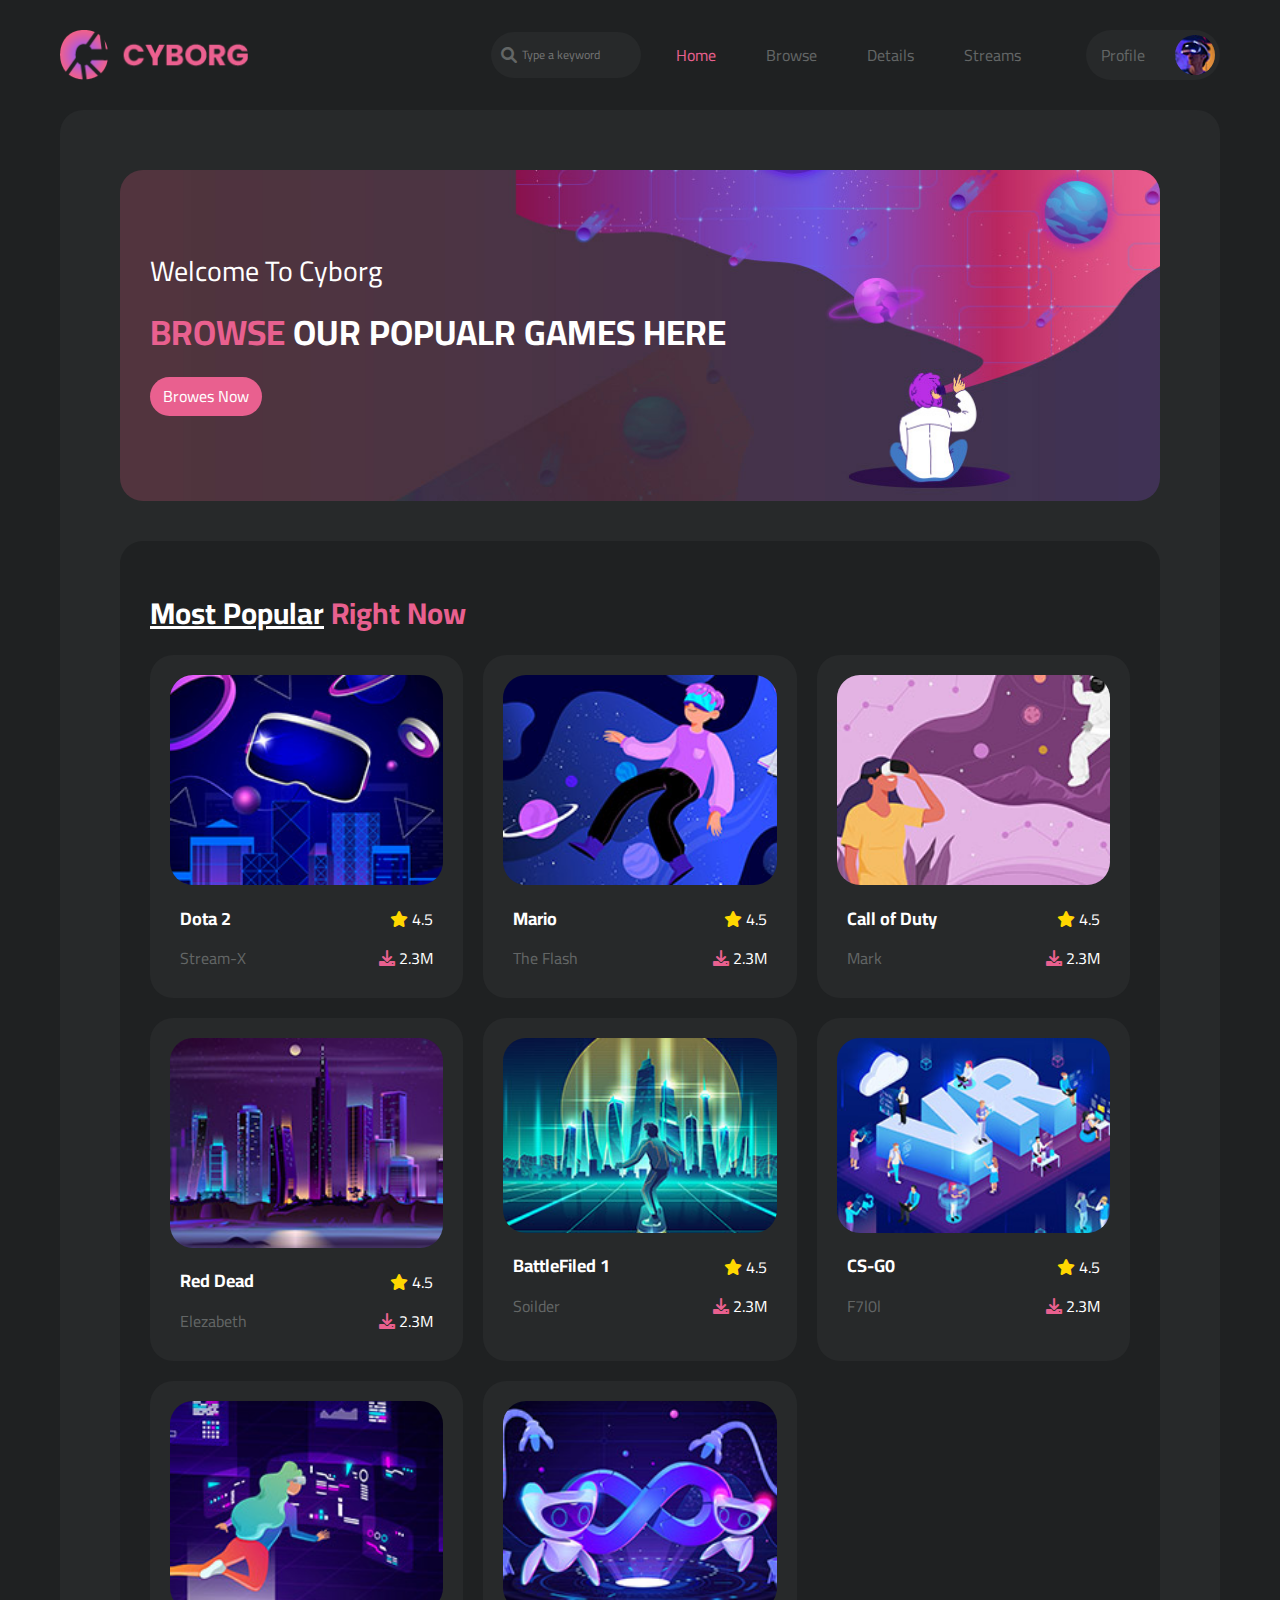
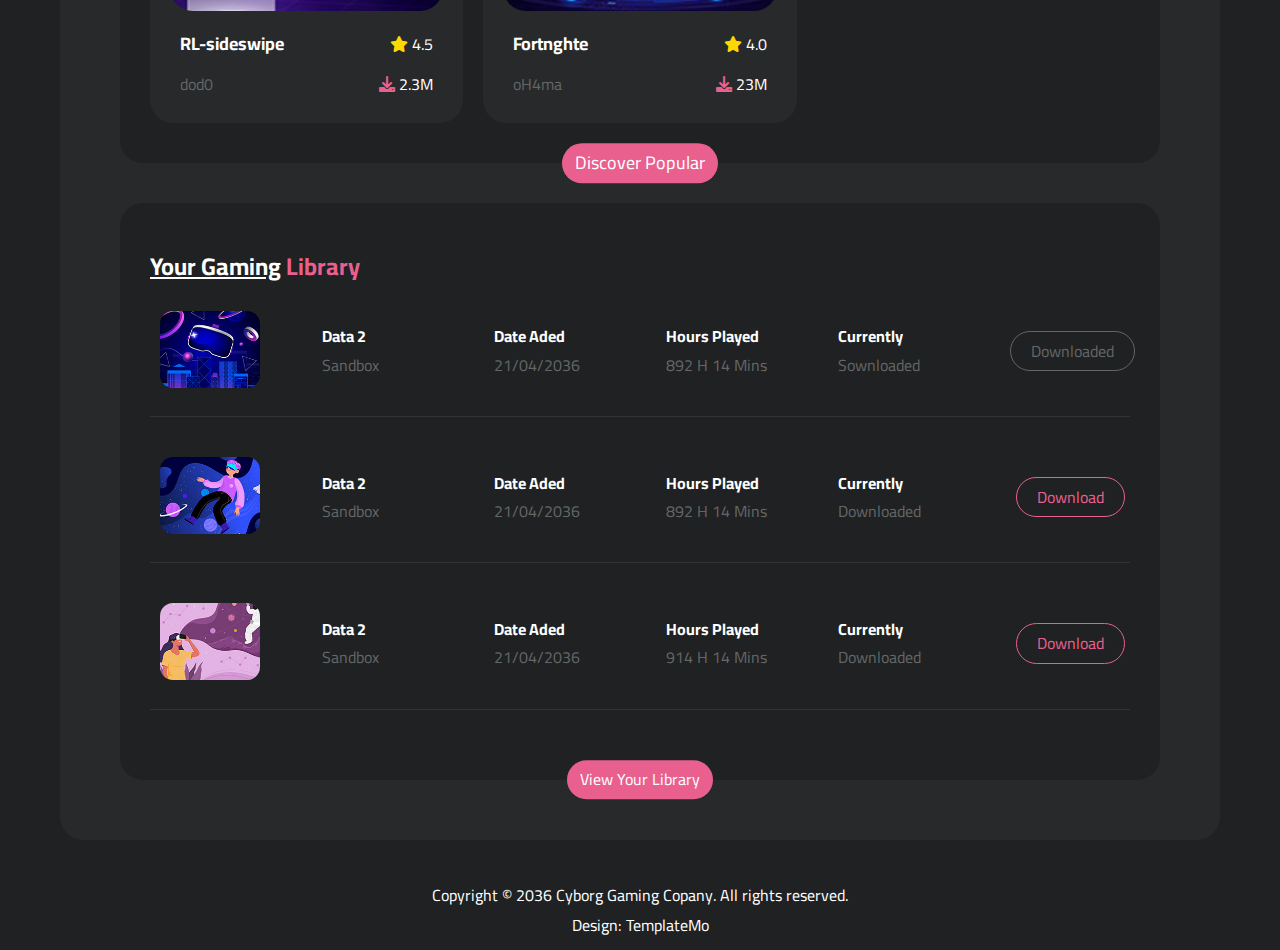
<file: index.html>
<!DOCTYPE html>
<html lang="en">

<head>
    <meta charset="UTF-8">
    <meta http-equiv="X-UA-Compatible" content="IE=edge">
    <meta name="viewport" content="width=device-width, initial-scale=1.0">
    <title>Cyborg-gaming</title>
    <link rel="preconnect" href="https://fonts.googleapis.com">
    <link rel="preconnect" href="https://fonts.gstatic.com" crossorigin>
    <link href="https://fonts.googleapis.com/css2?family=Cairo:wght@200;300;400;500;700;900&display=swap"
        rel="stylesheet">
    <link rel="stylesheet" href="css/all.min.css">
    <link rel="stylesheet" href="css/framework.css">
    <link rel="stylesheet" href="css/normalize.css">
    <link rel="stylesheet" href="css/main.css">
</head>

<body>

    <!-- Start Head -->

    <header class=" ">
        <div class="container d-flex p-relative">

            <img src="imgs/logo.png" alt="">

            <input type="checkbox" name="sd" id="">
            <div class=" menue d-block c-white p-relative">
                <span></span>
                <span></span>
                <span></span>
            </div>
            <ul class="d-flex ">
                <li>
                    <div class="search p-relative">
                        <input type="search" placeholder="Type a keyword" name="search" id=""
                            class="rad-30 c-white fs-12">
                    </div>
                </li>

                <li><a class="active c-gray " href="#">Home</a></li>
                <li><a class="c-gray " href="browse.html">Browse</a></li>
                <li><a class="c-gray " href="details.html">Details</a></li>
                <li><a class="c-gray " href="streams.html">Streams</a></li>
                <li>
                    <div class="profile between-flex gap-10 ">
                        <a href="profile.html" class="c-gray pl-10">Profile</a>
                        <img src="imgs/profile-header.jpg" alt="">
                    </div>
                </li>
            </ul>

        </div>

    </header>
    <!-- End Head -->
    <!-- Start Home-page -->
    <div class="home-page container  bg-gray c-white rad-30">
        <!-- Start Banner -->
        <div class="banner text-cap rad-30 p-30 text-c-mobile ">
            <div class="text">
                <span class="d-block">Welcome To Cyborg</span>
                <span class="d-block dis text-upper"> <span class="word dis">Browse</span> our popualr games here</span>

            </div>
            <a href="browse.html" class=" btn d-block  ">Browes Now</a>

        </div>
        <!-- End Banner -->
        <!-- Start Popular -->
        <div class="most-popular rad-30 bg-darck p-30 mt-40 p-relative">
            <h2 class="text-cap"><span class="sh-1">most popular</span > <span class="sh-2">right now</span></h2>
            <div class="box-holder d-grid gap-20 ">
                <div class="box  rad-30 bg-gray p-20">
                    <img class="rad-30" src="imgs/popular-01.jpg" alt="">
                    <div class="game between-flex mt-10 p-10 ">
                        <span class="fw-bold fs-18 c-white">Dota 2</span>
                        <span class="rate"><i class="fa-solid fa-star  star" ></i> 4.5</span>
                    </div>
                    <div class="name between-flex  p-10">
                        <span class="  c-gray">Stream-X</span>
                        <span class="downloads"><i class="fa-solid fa-download c-main download"></i> 2.3M</span>
                    </div>
                    
                </div>
                <div class="box  rad-30 bg-gray p-20">
                    <img class="rad-30" src="imgs/popular-02.jpg" alt="">
                    <div class="game between-flex mt-10 p-10 ">
                        <span class="fw-bold fs-18 c-white">Mario</span>
                        <span class="rate"><i class="fa-solid fa-star  star" ></i> 4.5</span>
                    </div>
                    <div class="name between-flex  p-10">
                        <span class="  c-gray">The Flash</span>
                        <span class="downloads"><i class="fa-solid fa-download c-main download"></i> 2.3M</span>
                    </div>
                    
                </div>
                <div class="box  rad-30 bg-gray p-20">
                    <img class="rad-30" src="imgs/popular-03.jpg" alt="">
                    <div class="game between-flex mt-10 p-10 ">
                        <span class="fw-bold fs-18 c-white">Call of Duty</span>
                        <span class="rate"><i class="fa-solid fa-star  star" ></i> 4.5</span>
                    </div>
                    <div class="name between-flex  p-10">
                        <span class="  c-gray">Mark</span>
                        <span class="downloads"><i class="fa-solid fa-download c-main download"></i> 2.3M</span>
                    </div>
                    
                </div>
                <div class="box  rad-30 bg-gray p-20">
                    <img class="rad-30" src="imgs/popular-04.jpg" alt="">
                    <div class="game between-flex mt-10 p-10 ">
                        <span class="fw-bold fs-18 c-white">Red Dead</span>
                        <span class="rate"><i class="fa-solid fa-star  star" ></i> 4.5</span>
                    </div>
                    <div class="name between-flex  p-10">
                        <span class="  c-gray">Elezabeth</span>
                        <span class="downloads"><i class="fa-solid fa-download c-main download"></i> 2.3M</span>
                    </div>
                    
                </div>
                <div class="box  rad-30 bg-gray p-20">
                    <img class="rad-30" src="imgs/popular-05.jpg" alt="">
                    <div class="game between-flex mt-10 p-10 ">
                        <span class="fw-bold fs-18 c-white">BattleFiled 1</span>
                        <span class="rate"><i class="fa-solid fa-star  star" ></i> 4.5</span>
                    </div>
                    <div class="name between-flex  p-10">
                        <span class="  c-gray">Soilder</span>
                        <span class="downloads"><i class="fa-solid fa-download c-main download"></i> 2.3M</span>
                    </div>
                    
                </div>
                <div class="box  rad-30 bg-gray p-20">
                    <img class="rad-30" src="imgs/popular-06.jpg" alt="">
                    <div class="game between-flex mt-10 p-10 ">
                        <span class="fw-bold fs-18 c-white">CS-G0</span>
                        <span class="rate"><i class="fa-solid fa-star  star" ></i> 4.5</span>
                    </div>
                    <div class="name between-flex  p-10">
                        <span class="  c-gray">F7l0l</span>
                        <span class="downloads"><i class="fa-solid fa-download c-main download"></i> 2.3M</span>
                    </div>
                    
                </div>
                <div class="box  rad-30 bg-gray p-20">
                    <img class="rad-30" src="imgs/popular-07.jpg" alt="">
                    <div class="game between-flex mt-10 p-10 ">
                        <span class="fw-bold fs-18 c-white">RL-sideswipe</span>
                        <span class="rate"><i class="fa-solid fa-star  star" ></i> 4.5</span>
                    </div>
                    <div class="name between-flex  p-10">
                        <span class="  c-gray">dod0</span>
                        <span class="downloads"><i class="fa-solid fa-download c-main download"></i> 2.3M</span>
                    </div>
                    
                </div>
                <div class="box  rad-30 bg-gray p-20">
                    <img class="rad-30" src="imgs/popular-08.jpg" alt="">
                    <div class="game between-flex mt-10 p-10 ">
                        <span class="fw-bold fs-18 c-white">Fortnghte</span>
                        <span class="rate"><i class="fa-solid fa-star  star" ></i> 4.0</span>
                    </div>
                    <div class="name between-flex  p-10">
                        <span class="  c-gray">oH4ma</span>
                        <span class="downloads"><i class="fa-solid fa-download c-main download"></i> 23M</span>
                    </div>
                    
                </div>
            </div>
            <a href="browes.html" class="btn fs-18 ">Discover Popular</a>
        </div>
        <!-- End Popular -->
        <!-- Start Library -->
        <div class="library p-relative rad-30 bg-darck p-30 mt-40 ">
            <h2><span class="sh-1">Your Gaming</span><span class="sh-2"> Library</span></h2>
            <div class="row between-flex">
                <div class="imge">
                    <img class="rad-30" src="imgs/popular-01.jpg" alt="">

                </div>
                <div class="name text-c-mobile fs-18">
                    <span class="d-block fw-bold c-white pb-10">Data 2</span>
                    <span class=" c-gray ">Sandbox</span>
                </div>
                <div class="date text-c-mobile fs-18">
                    <span class="d-block fw-bold c-white pb-10">Date Aded</span>
                    <span class=" c-gray ">21/04/2036</span>
                </div>
                <div class="rate text-c-mobile fs-18">
                    <span class="d-block fw-bold c-white pb-10">Hours Played</span>
                    <span class=" c-gray ">892 H 14 Mins</span>

                </div>
                <div class="state text-c-mobile fs-18">
                    <span class="d-block fw-bold c-white pb-10">Currently</span>
                    <span class=" c-gray ">Sownloaded</span>

                </div>
                <div class="download done rad-30 "><a href="#"></a></div>

            </div>
            <div class="row between-flex">
                <div class="imge">
                    <img class="rad-30" src="imgs/popular-02.jpg" alt="">

                </div>
                <div class="name text-c-mobile fs-18">
                    <span class="d-block fw-bold c-white pb-10">Data 2</span>
                    <span class=" c-gray ">Sandbox</span>
                </div>
                <div class="date text-c-mobile fs-18">
                    <span class="d-block fw-bold c-white pb-10">Date Aded</span>
                    <span class=" c-gray ">21/04/2036</span>
                </div>
                <div class="rate text-c-mobile fs-18">
                    <span class="d-block fw-bold c-white pb-10">Hours Played</span>
                    <span class=" c-gray ">892 H 14 Mins</span>

                </div>
                <div class="state text-c-mobile fs-18">
                    <span class="d-block fw-bold c-white pb-10">Currently</span>
                    <span class=" c-gray ">Downloaded</span>

                </div>
                <div class="download  "><a href="#"></a></div>

            </div>
            <div class="row between-flex">
                <div class="imge">
                    <img class="rad-30" src="imgs/popular-03.jpg" alt="">

                </div>
                <div class="name text-c-mobile fs-18">
                    <span class="d-block fw-bold c-white pb-10">Data 2</span>
                    <span class=" c-gray ">Sandbox</span>
                </div>
                <div class="date text-c-mobile fs-18">
                    <span class="d-block fw-bold c-white pb-10">Date Aded</span>
                    <span class=" c-gray ">21/04/2036</span>
                </div>
                <div class="rate text-c-mobile fs-18">
                    <span class="d-block fw-bold c-white pb-10">Hours Played</span>
                    <span class=" c-gray ">914 H 14 Mins</span>

                </div>
                <div class="state text-c-mobile fs-18">
                    <span class="d-block fw-bold c-white pb-10">Currently</span>
                    <span class=" c-gray ">Downloaded</span>

                </div>
                <div class="download  rad-30 "><a href="#"></a></div>

            </div>
            <a href="#profile.html" class="d-block btn">View Your Library</a>
        </div>
        <!-- End Library -->
    </div>
    <!-- End Home-page -->
    <!-- footer  -->
    <div class=" footer c-white text-c container p-20 ">
        Copyright &copy; 2036 Cyborg Gaming Copany. All rights reserved. <br>
        Design: TemplateMo
    </div>

</body>

</html>
</file>
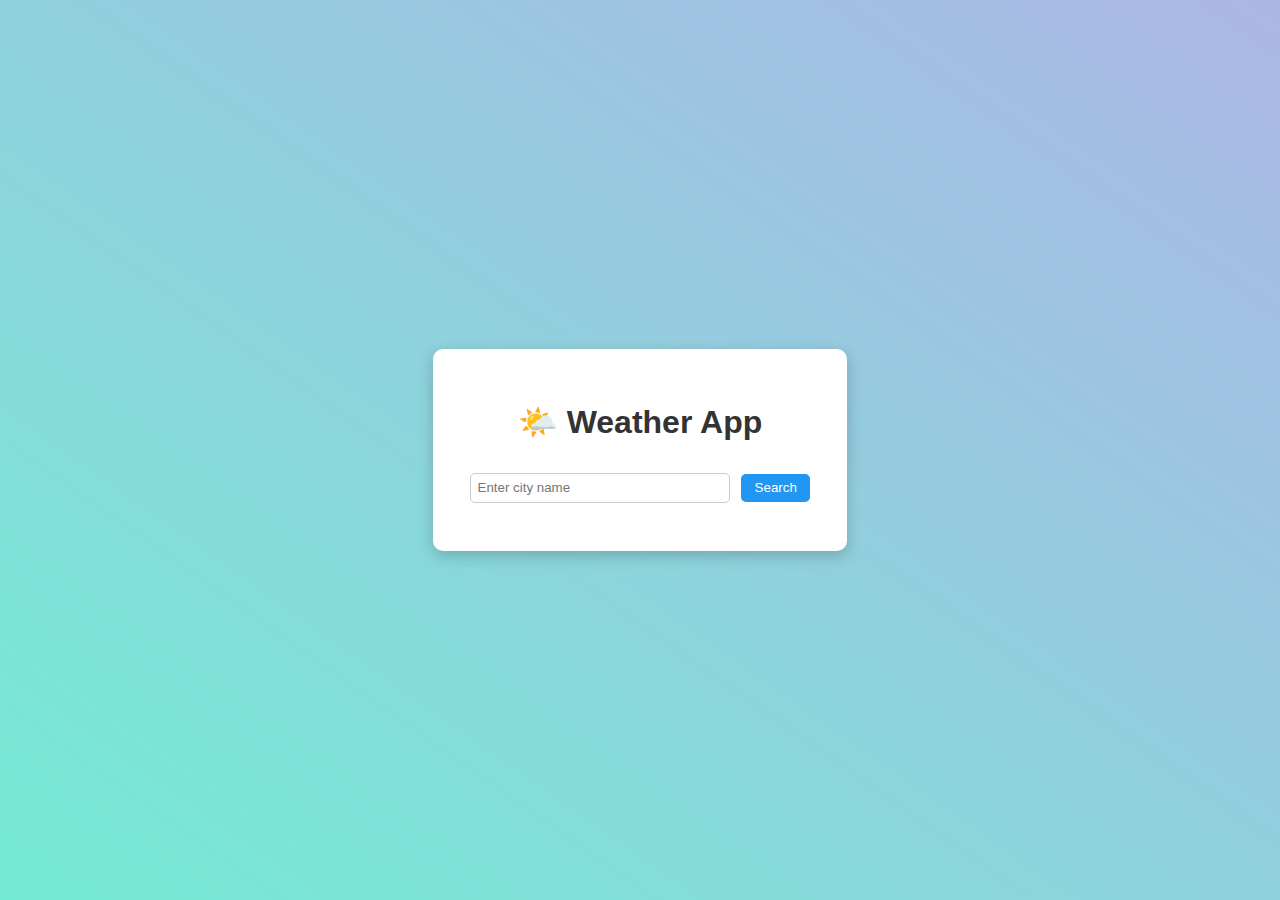
<file: 23rd july (project - open weather app)/index.html>
<!DOCTYPE html>
<html lang="en">
<head>
  <meta charset="UTF-8" />
  <meta name="viewport" content="width=device-width, initial-scale=1.0" />
  <title>Weather App</title>
  <link rel="stylesheet" href="style.css" />
</head>
<body>
  <div class="weather-container">
    <h1>🌤️ Weather App</h1>
    <div class="search-box">
      <input type="text" id="cityInput" placeholder="Enter city name" />
      <button onclick="getWeather()">Search</button>
    </div>
    <div class="weather-result" id="weatherResult">
      <!-- Weather data will appear here -->
    </div>
  </div>
  <script src="script.js"></script>
</body>
</html>
</file>
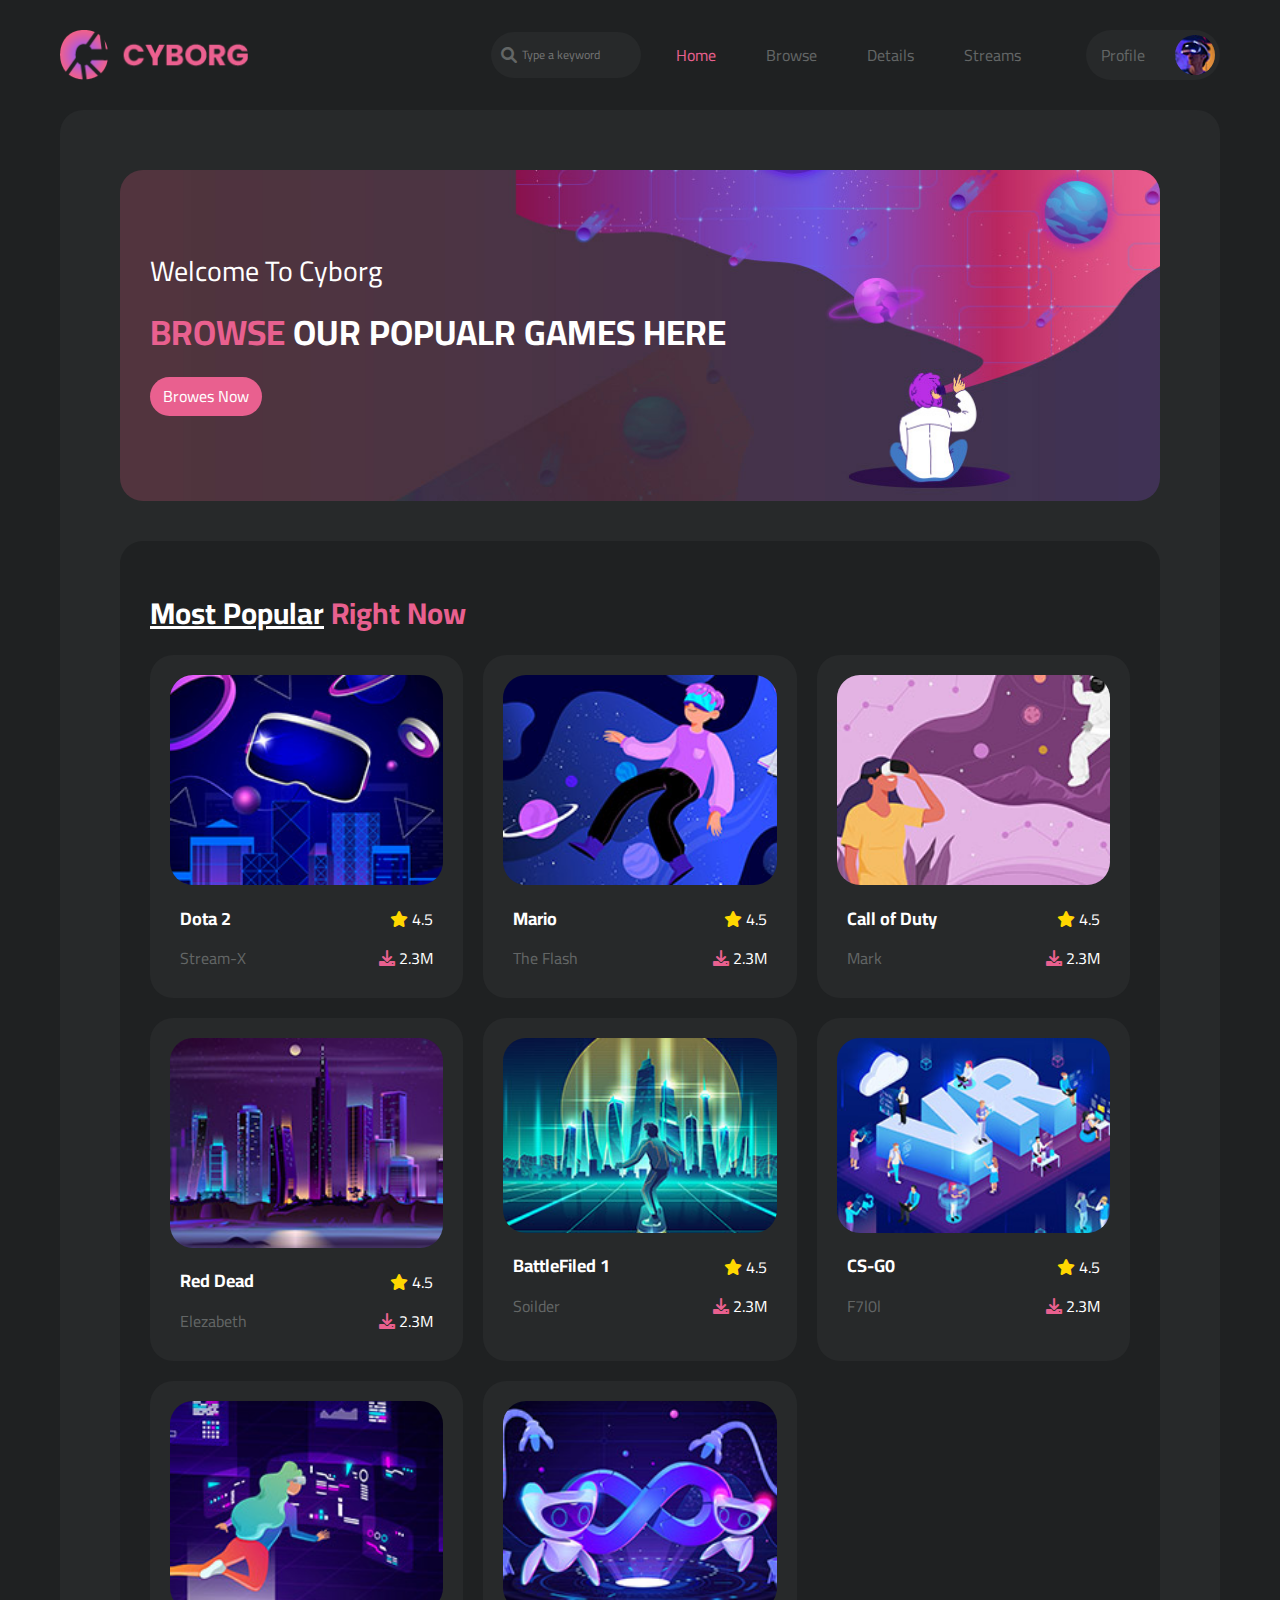
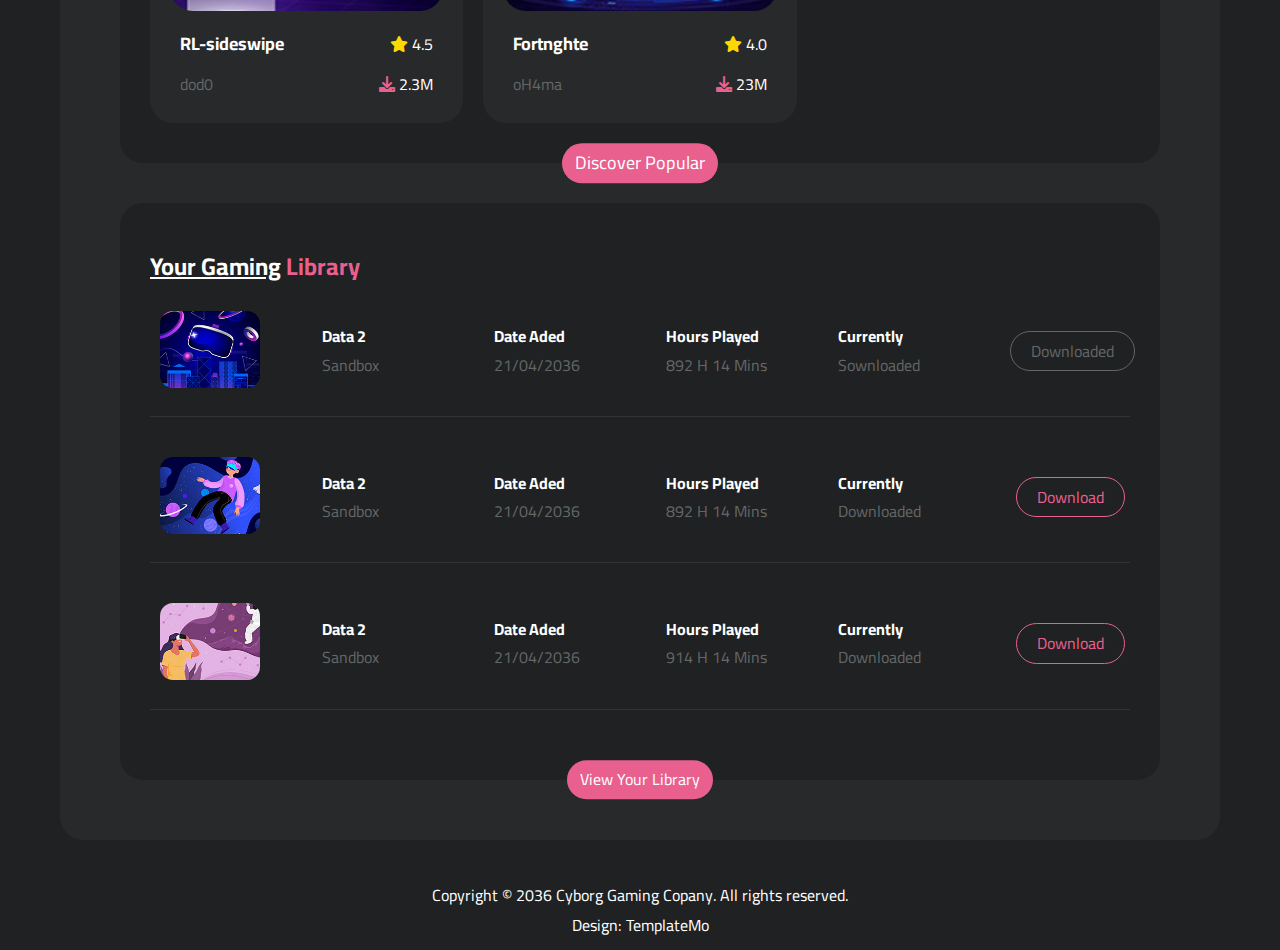
<file: 24th july (project - gaming store)/index.html>
<!DOCTYPE html>
<html lang="en">

<head>
    <meta charset="UTF-8">
    <meta http-equiv="X-UA-Compatible" content="IE=edge">
    <meta name="viewport" content="width=device-width, initial-scale=1.0">
    <title>Cyborg-gaming</title>
    <link rel="preconnect" href="https://fonts.googleapis.com">
    <link rel="preconnect" href="https://fonts.gstatic.com" crossorigin>
    <link href="https://fonts.googleapis.com/css2?family=Cairo:wght@200;300;400;500;700;900&display=swap"
        rel="stylesheet">
    <link rel="stylesheet" href="css/all.min.css">
    <link rel="stylesheet" href="css/framework.css">
    <link rel="stylesheet" href="css/normalize.css">
    <link rel="stylesheet" href="css/main.css">
</head>

<body>

    <!-- Start Head -->

    <header class=" ">
        <div class="container d-flex p-relative">

            <img src="imgs/logo.png" alt="">

            <input type="checkbox" name="sd" id="">
            <div class=" menue d-block c-white p-relative">
                <span></span>
                <span></span>
                <span></span>
            </div>
            <ul class="d-flex ">
                <li>
                    <div class="search p-relative">
                        <input type="search" placeholder="Type a keyword" name="search" id=""
                            class="rad-30 c-white fs-12">
                    </div>
                </li>

                <li><a class="active c-gray " href="#">Home</a></li>
                <li><a class="c-gray " href="browse.html">Browse</a></li>
                <li><a class="c-gray " href="details.html">Details</a></li>
                <li><a class="c-gray " href="streams.html">Streams</a></li>
                <li>
                    <div class="profile between-flex gap-10 ">
                        <a href="profile.html" class="c-gray pl-10">Profile</a>
                        <img src="imgs/profile-header.jpg" alt="">
                    </div>
                </li>
            </ul>

        </div>

    </header>
    <!-- End Head -->
    <!-- Start Home-page -->
    <div class="home-page container  bg-gray c-white rad-30">
        <!-- Start Banner -->
        <div class="banner text-cap rad-30 p-30 text-c-mobile ">
            <div class="text">
                <span class="d-block">Welcome To Cyborg</span>
                <span class="d-block dis text-upper"> <span class="word dis">Browse</span> our popualr games here</span>

            </div>
            <a href="browse.html" class=" btn d-block  ">Browes Now</a>

        </div>
        <!-- End Banner -->
        <!-- Start Popular -->
        <div class="most-popular rad-30 bg-darck p-30 mt-40 p-relative">
            <h2 class="text-cap"><span class="sh-1">most popular</span > <span class="sh-2">right now</span></h2>
            <div class="box-holder d-grid gap-20 ">
                <div class="box  rad-30 bg-gray p-20">
                    <img class="rad-30" src="imgs/popular-01.jpg" alt="">
                    <div class="game between-flex mt-10 p-10 ">
                        <span class="fw-bold fs-18 c-white">Dota 2</span>
                        <span class="rate"><i class="fa-solid fa-star  star" ></i> 4.5</span>
                    </div>
                    <div class="name between-flex  p-10">
                        <span class="  c-gray">Stream-X</span>
                        <span class="downloads"><i class="fa-solid fa-download c-main download"></i> 2.3M</span>
                    </div>
                    
                </div>
                <div class="box  rad-30 bg-gray p-20">
                    <img class="rad-30" src="imgs/popular-02.jpg" alt="">
                    <div class="game between-flex mt-10 p-10 ">
                        <span class="fw-bold fs-18 c-white">Mario</span>
                        <span class="rate"><i class="fa-solid fa-star  star" ></i> 4.5</span>
                    </div>
                    <div class="name between-flex  p-10">
                        <span class="  c-gray">The Flash</span>
                        <span class="downloads"><i class="fa-solid fa-download c-main download"></i> 2.3M</span>
                    </div>
                    
                </div>
                <div class="box  rad-30 bg-gray p-20">
                    <img class="rad-30" src="imgs/popular-03.jpg" alt="">
                    <div class="game between-flex mt-10 p-10 ">
                        <span class="fw-bold fs-18 c-white">Call of Duty</span>
                        <span class="rate"><i class="fa-solid fa-star  star" ></i> 4.5</span>
                    </div>
                    <div class="name between-flex  p-10">
                        <span class="  c-gray">Mark</span>
                        <span class="downloads"><i class="fa-solid fa-download c-main download"></i> 2.3M</span>
                    </div>
                    
                </div>
                <div class="box  rad-30 bg-gray p-20">
                    <img class="rad-30" src="imgs/popular-04.jpg" alt="">
                    <div class="game between-flex mt-10 p-10 ">
                        <span class="fw-bold fs-18 c-white">Red Dead</span>
                        <span class="rate"><i class="fa-solid fa-star  star" ></i> 4.5</span>
                    </div>
                    <div class="name between-flex  p-10">
                        <span class="  c-gray">Elezabeth</span>
                        <span class="downloads"><i class="fa-solid fa-download c-main download"></i> 2.3M</span>
                    </div>
                    
                </div>
                <div class="box  rad-30 bg-gray p-20">
                    <img class="rad-30" src="imgs/popular-05.jpg" alt="">
                    <div class="game between-flex mt-10 p-10 ">
                        <span class="fw-bold fs-18 c-white">BattleFiled 1</span>
                        <span class="rate"><i class="fa-solid fa-star  star" ></i> 4.5</span>
                    </div>
                    <div class="name between-flex  p-10">
                        <span class="  c-gray">Soilder</span>
                        <span class="downloads"><i class="fa-solid fa-download c-main download"></i> 2.3M</span>
                    </div>
                    
                </div>
                <div class="box  rad-30 bg-gray p-20">
                    <img class="rad-30" src="imgs/popular-06.jpg" alt="">
                    <div class="game between-flex mt-10 p-10 ">
                        <span class="fw-bold fs-18 c-white">CS-G0</span>
                        <span class="rate"><i class="fa-solid fa-star  star" ></i> 4.5</span>
                    </div>
                    <div class="name between-flex  p-10">
                        <span class="  c-gray">F7l0l</span>
                        <span class="downloads"><i class="fa-solid fa-download c-main download"></i> 2.3M</span>
                    </div>
                    
                </div>
                <div class="box  rad-30 bg-gray p-20">
                    <img class="rad-30" src="imgs/popular-07.jpg" alt="">
                    <div class="game between-flex mt-10 p-10 ">
                        <span class="fw-bold fs-18 c-white">RL-sideswipe</span>
                        <span class="rate"><i class="fa-solid fa-star  star" ></i> 4.5</span>
                    </div>
                    <div class="name between-flex  p-10">
                        <span class="  c-gray">dod0</span>
                        <span class="downloads"><i class="fa-solid fa-download c-main download"></i> 2.3M</span>
                    </div>
                    
                </div>
                <div class="box  rad-30 bg-gray p-20">
                    <img class="rad-30" src="imgs/popular-08.jpg" alt="">
                    <div class="game between-flex mt-10 p-10 ">
                        <span class="fw-bold fs-18 c-white">Fortnghte</span>
                        <span class="rate"><i class="fa-solid fa-star  star" ></i> 4.0</span>
                    </div>
                    <div class="name between-flex  p-10">
                        <span class="  c-gray">oH4ma</span>
                        <span class="downloads"><i class="fa-solid fa-download c-main download"></i> 23M</span>
                    </div>
                    
                </div>
            </div>
            <a href="browes.html" class="btn fs-18 ">Discover Popular</a>
        </div>
        <!-- End Popular -->
        <!-- Start Library -->
        <div class="library p-relative rad-30 bg-darck p-30 mt-40 ">
            <h2><span class="sh-1">Your Gaming</span><span class="sh-2"> Library</span></h2>
            <div class="row between-flex">
                <div class="imge">
                    <img class="rad-30" src="imgs/popular-01.jpg" alt="">

                </div>
                <div class="name text-c-mobile fs-18">
                    <span class="d-block fw-bold c-white pb-10">Data 2</span>
                    <span class=" c-gray ">Sandbox</span>
                </div>
                <div class="date text-c-mobile fs-18">
                    <span class="d-block fw-bold c-white pb-10">Date Aded</span>
                    <span class=" c-gray ">21/04/2036</span>
                </div>
                <div class="rate text-c-mobile fs-18">
                    <span class="d-block fw-bold c-white pb-10">Hours Played</span>
                    <span class=" c-gray ">892 H 14 Mins</span>

                </div>
                <div class="state text-c-mobile fs-18">
                    <span class="d-block fw-bold c-white pb-10">Currently</span>
                    <span class=" c-gray ">Sownloaded</span>

                </div>
                <div class="download done rad-30 "><a href="#"></a></div>

            </div>
            <div class="row between-flex">
                <div class="imge">
                    <img class="rad-30" src="imgs/popular-02.jpg" alt="">

                </div>
                <div class="name text-c-mobile fs-18">
                    <span class="d-block fw-bold c-white pb-10">Data 2</span>
                    <span class=" c-gray ">Sandbox</span>
                </div>
                <div class="date text-c-mobile fs-18">
                    <span class="d-block fw-bold c-white pb-10">Date Aded</span>
                    <span class=" c-gray ">21/04/2036</span>
                </div>
                <div class="rate text-c-mobile fs-18">
                    <span class="d-block fw-bold c-white pb-10">Hours Played</span>
                    <span class=" c-gray ">892 H 14 Mins</span>

                </div>
                <div class="state text-c-mobile fs-18">
                    <span class="d-block fw-bold c-white pb-10">Currently</span>
                    <span class=" c-gray ">Downloaded</span>

                </div>
                <div class="download  "><a href="#"></a></div>

            </div>
            <div class="row between-flex">
                <div class="imge">
                    <img class="rad-30" src="imgs/popular-03.jpg" alt="">

                </div>
                <div class="name text-c-mobile fs-18">
                    <span class="d-block fw-bold c-white pb-10">Data 2</span>
                    <span class=" c-gray ">Sandbox</span>
                </div>
                <div class="date text-c-mobile fs-18">
                    <span class="d-block fw-bold c-white pb-10">Date Aded</span>
                    <span class=" c-gray ">21/04/2036</span>
                </div>
                <div class="rate text-c-mobile fs-18">
                    <span class="d-block fw-bold c-white pb-10">Hours Played</span>
                    <span class=" c-gray ">914 H 14 Mins</span>

                </div>
                <div class="state text-c-mobile fs-18">
                    <span class="d-block fw-bold c-white pb-10">Currently</span>
                    <span class=" c-gray ">Downloaded</span>

                </div>
                <div class="download  rad-30 "><a href="#"></a></div>

            </div>
            <a href="#profile.html" class="d-block btn">View Your Library</a>
        </div>
        <!-- End Library -->
    </div>
    <!-- End Home-page -->
    <!-- footer  -->
    <div class=" footer c-white text-c container p-20 ">
        Copyright &copy; 2036 Cyborg Gaming Copany. All rights reserved. <br>
        Design: TemplateMo
    </div>

</body>

</html>
</file>
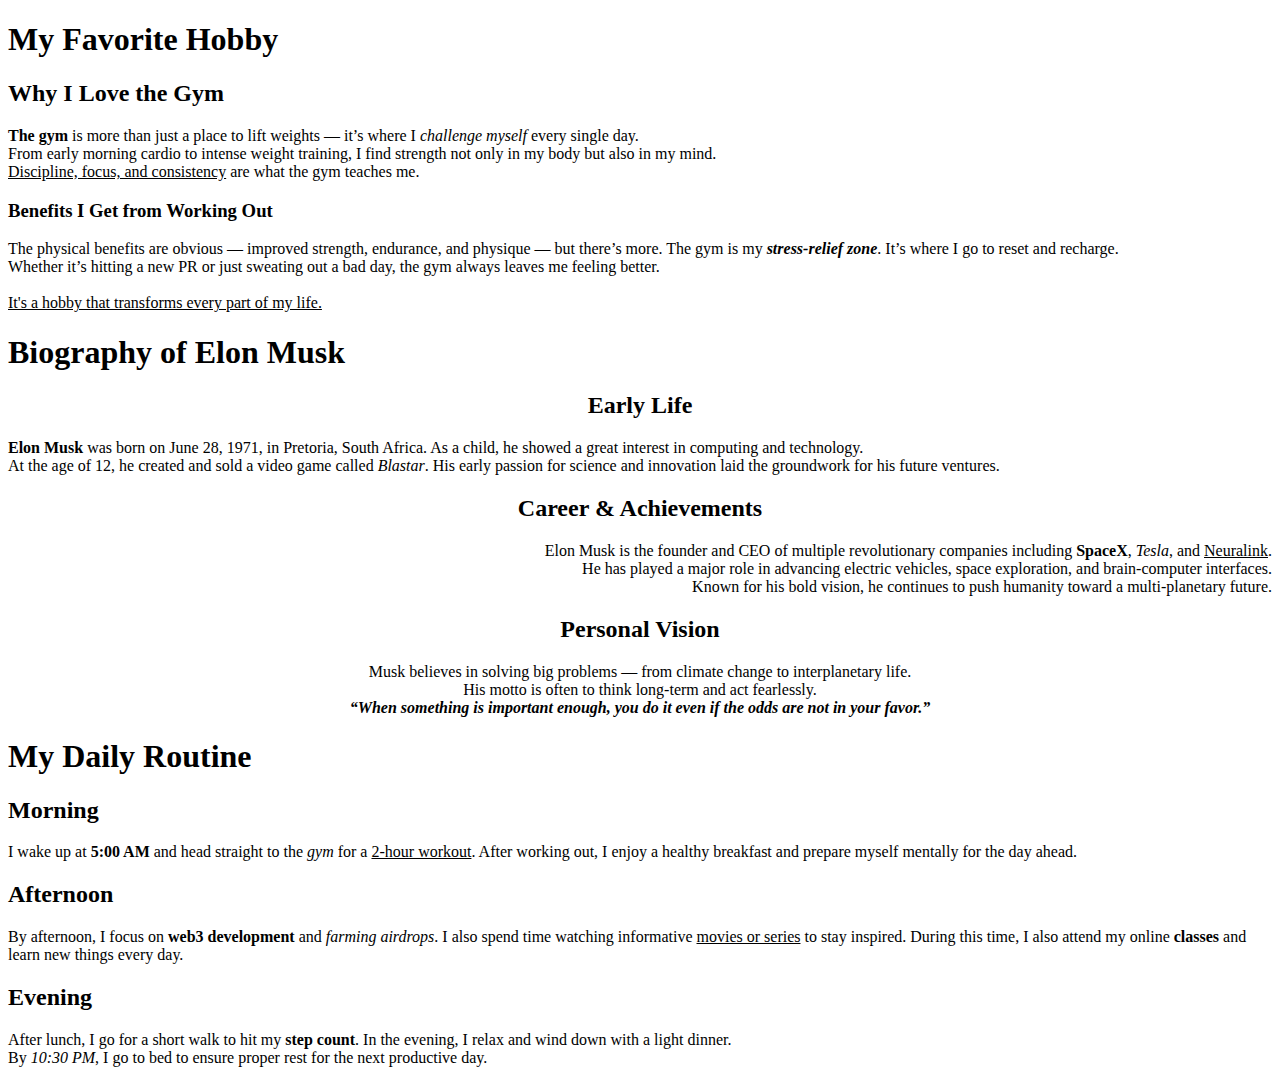
<file: 1july_assignment.html>
<!DOCTYPE html>
<html lang="en">
<head>
    <meta charset="UTF-8">
    <title>1July_assignment</title>
</head>
<body>

    <!-- Section 1: My Favorite Hobby -->
    <h1>My Favorite Hobby</h1>

    <h2>Why I Love the Gym</h2>
    <p><b>The gym</b> is more than just a place to lift weights — it’s where I <i>challenge myself</i> every single day.<br>
    From early morning cardio to intense weight training, I find strength not only in my body but also in my mind.<br>
    <u>Discipline, focus, and consistency</u> are what the gym teaches me.</p>

    <h3>Benefits I Get from Working Out</h3>
    <p>The physical benefits are obvious — improved strength, endurance, and physique — but there’s more. 
    The gym is my <i><b>stress-relief zone</b></i>. It’s where I go to reset and recharge.<br>
    Whether it’s hitting a new PR or just sweating out a bad day, the gym always leaves me feeling better.<br><br>
    <u>It's a hobby that transforms every part of my life.</u></p>

    <!-- Section 2: Biography Page -->
    <h1>Biography of Elon Musk</h1>

    <h2 style="text-align:center;">Early Life</h2>
    <p style="text-align:left;"><b>Elon Musk</b> was born on June 28, 1971, in Pretoria, South Africa. As a child, he showed a great interest in computing and technology.<br>
    At the age of 12, he created and sold a video game called <i>Blastar</i>. His early passion for science and innovation laid the groundwork for his future ventures.</p>

    <h2 style="text-align:center;">Career & Achievements</h2>
    <p style="text-align:right;">Elon Musk is the founder and CEO of multiple revolutionary companies including <b>SpaceX</b>, <i>Tesla</i>, and <u>Neuralink</u>.<br>
    He has played a major role in advancing electric vehicles, space exploration, and brain-computer interfaces.<br>
    Known for his bold vision, he continues to push humanity toward a multi-planetary future.</p>

    <h2 style="text-align:center;">Personal Vision</h2>
    <p style="text-align:center;">Musk believes in solving big problems — from climate change to interplanetary life.<br>
    His motto is often to think long-term and act fearlessly.<br><b><i>“When something is important enough, you do it even if the odds are not in your favor.”</i></b></p>

    <!-- Section 3: Daily Routine -->
    <h1>My Daily Routine</h1>

    <h2>Morning</h2>
    <p>I wake up at <b>5:00 AM</b> and head straight to the <i>gym</i> for a <u>2-hour workout</u>. After working out, I enjoy a healthy breakfast and prepare myself mentally for the day ahead.</p>

    <h2>Afternoon</h2>
    <p>By afternoon, I focus on <b>web3 development</b> and <i>farming airdrops</i>. I also spend time watching informative <u>movies or series</u> to stay inspired. During this time, I also attend my online <b>classes</b> and learn new things every day.</p>

    <h2>Evening</h2>
    <p>After lunch, I go for a short walk to hit my <b>step count</b>. In the evening, I relax and wind down with a light dinner.<br>
    By <i>10:30 PM</i>, I go to bed to ensure proper rest for the next productive day.</p>

</body>
</html>
</file>
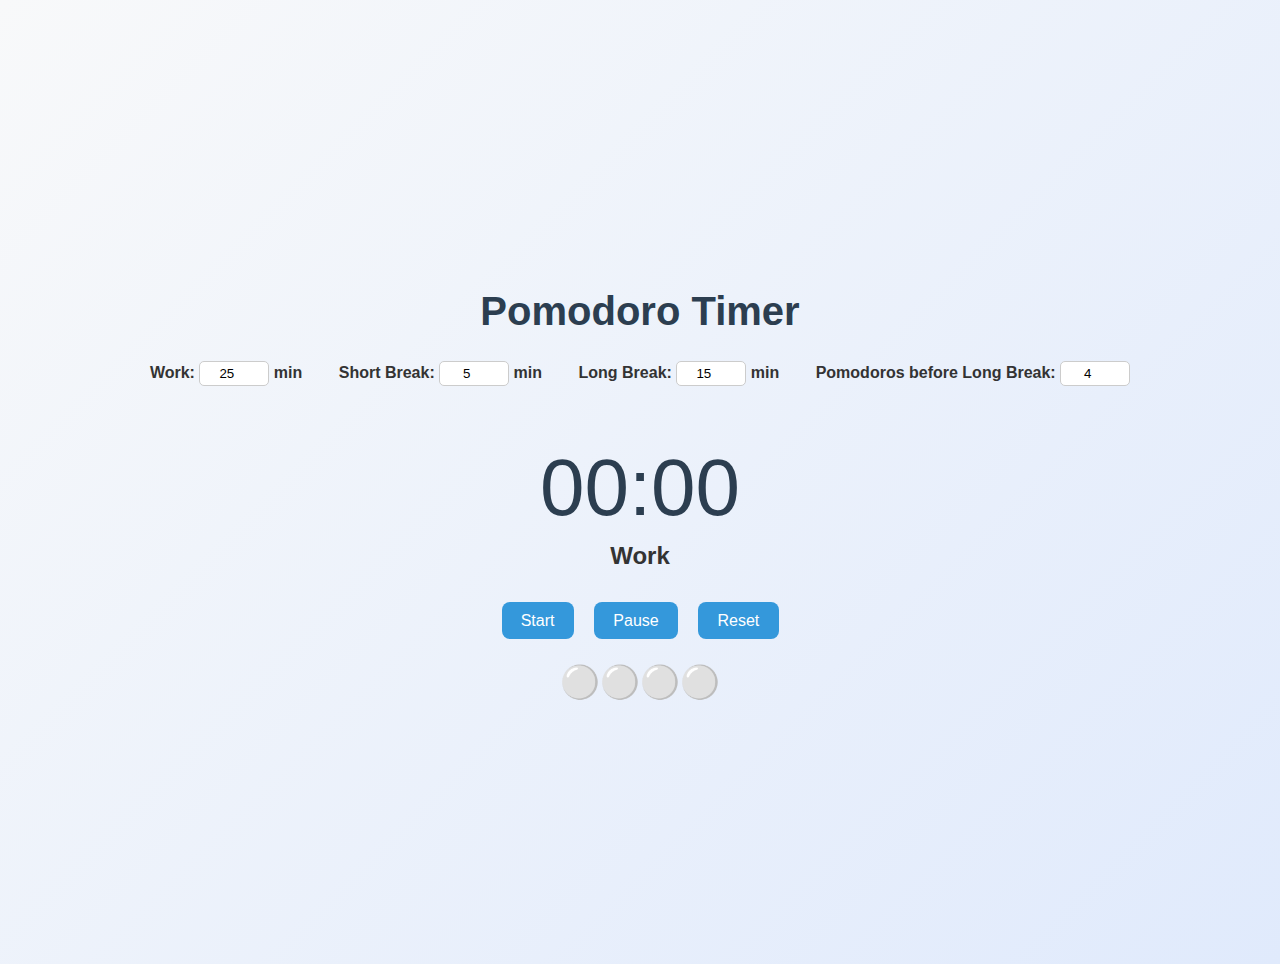
<file: 22July_(pomodoro).html>
<!DOCTYPE html>
<html lang="en">
<head>
  <meta charset="UTF-8" />
  <meta name="viewport" content="width=device-width, initial-scale=1.0" />
  <title>Pomodoro Timer</title>
  <style>
    body {
      font-family: 'Segoe UI', Tahoma, Geneva, Verdana, sans-serif;
      background: linear-gradient(135deg, #f8f9fa, #e0eafc);
      color: #333;
      display: flex;
      flex-direction: column;
      align-items: center;
      justify-content: center;
      min-height: 100vh;
      margin: 0;
      padding: 2rem;
    }

    h1 {
      font-size: 2.5rem;
      color: #2c3e50;
    }

    label {
      margin: 0 1rem;
      font-weight: bold;
    }

    input {
      width: 60px;
      padding: 0.25rem;
      border: 1px solid #ccc;
      border-radius: 5px;
      text-align: center;
    }

    .timer {
      font-size: 5rem;
      margin: 1.5rem 0 0.5rem;
      color: #2c3e50;
    }

    #sessionType {
      font-size: 1.5rem;
      margin-bottom: 1.5rem;
      font-weight: 600;
    }

    .controls button {
      padding: 0.6rem 1.2rem;
      margin: 0.5rem;
      font-size: 1rem;
      border: none;
      border-radius: 8px;
      background-color: #3498db;
      color: white;
      cursor: pointer;
      transition: background-color 0.3s ease;
    }

    .controls button:hover {
      background-color: #2980b9;
    }

    .indicators {
      font-size: 2rem;
      margin-top: 1rem;
    }

    .settings {
      margin-bottom: 2rem;
    }
  </style>
</head>
<body>
  <h1>Pomodoro Timer</h1>

  <div class="settings">
    <label>Work: <input type="number" id="workDuration" value="25"> min</label>
    <label>Short Break: <input type="number" id="shortBreak" value="5"> min</label>
    <label>Long Break: <input type="number" id="longBreak" value="15"> min</label>
    <label>Pomodoros before Long Break: <input type="number" id="cycleCount" value="4"></label>
  </div>

  <div class="timer" id="countdown">25:00</div>
  <div id="sessionType">Work</div>

  <div class="controls">
    <button onclick="startTimer()">Start</button>
    <button onclick="pauseTimer()">Pause</button>
    <button onclick="resetTimer()">Reset</button>
  </div>

  <div class="indicators" id="cycleIndicators"></div>

  <script>
    let workDuration = 25;
    let shortBreak = 5;
    let longBreak = 15;
    let cycleCount = 4;
    let timer;
    let timeLeft;
    let isRunning = false;
    let currentCycle = 0;
    let currentSession = 'work';

    function updateDurations() {
      workDuration = parseInt(document.getElementById('workDuration').value) || 25;
      shortBreak = parseInt(document.getElementById('shortBreak').value) || 5;
      longBreak = parseInt(document.getElementById('longBreak').value) || 15;
      cycleCount = parseInt(document.getElementById('cycleCount').value) || 4;
    }

    function startTimer() {
      if (isRunning) return;
      updateDurations();

      if (!timeLeft) {
        timeLeft = (currentSession === 'work' ? workDuration : (currentSession === 'short' ? shortBreak : longBreak)) * 60;
      }

      isRunning = true;
      timer = setInterval(() => {
        if (timeLeft <= 0) {
          clearInterval(timer);
          isRunning = false;
          nextSession();
          startTimer();
        } else {
          timeLeft--;
          displayTime();
        }
      }, 1000);
    }

    function pauseTimer() {
      clearInterval(timer);
      isRunning = false;
    }

    function resetTimer() {
      clearInterval(timer);
      isRunning = false;
      timeLeft = null;
      currentCycle = 0;
      currentSession = 'work';
      displayTime();
      updateIndicators();
      document.getElementById('sessionType').innerText = 'Work';
    }

    function nextSession() {
      if (currentSession === 'work') {
        currentCycle++;
        if (currentCycle % cycleCount === 0) {
          currentSession = 'long';
        } else {
          currentSession = 'short';
        }
      } else {
        currentSession = 'work';
      }
      timeLeft = null;
      updateIndicators();
      document.getElementById('sessionType').innerText =
        currentSession === 'work' ? 'Work' : (currentSession === 'short' ? 'Short Break' : 'Long Break');
    }

    function displayTime() {
      let minutes = Math.floor(timeLeft / 60);
      let seconds = timeLeft % 60;
      document.getElementById('countdown').innerText =
        `${minutes.toString().padStart(2, '0')}:${seconds.toString().padStart(2, '0')}`;
    }

    function updateIndicators() {
      let indicators = '';
      for (let i = 0; i < cycleCount; i++) {
        indicators += i < currentCycle % cycleCount ? '🔴' : '⚪';
      }
      document.getElementById('cycleIndicators').innerText = indicators;
    }

    resetTimer();
  </script>
</body>
</html>
</file>
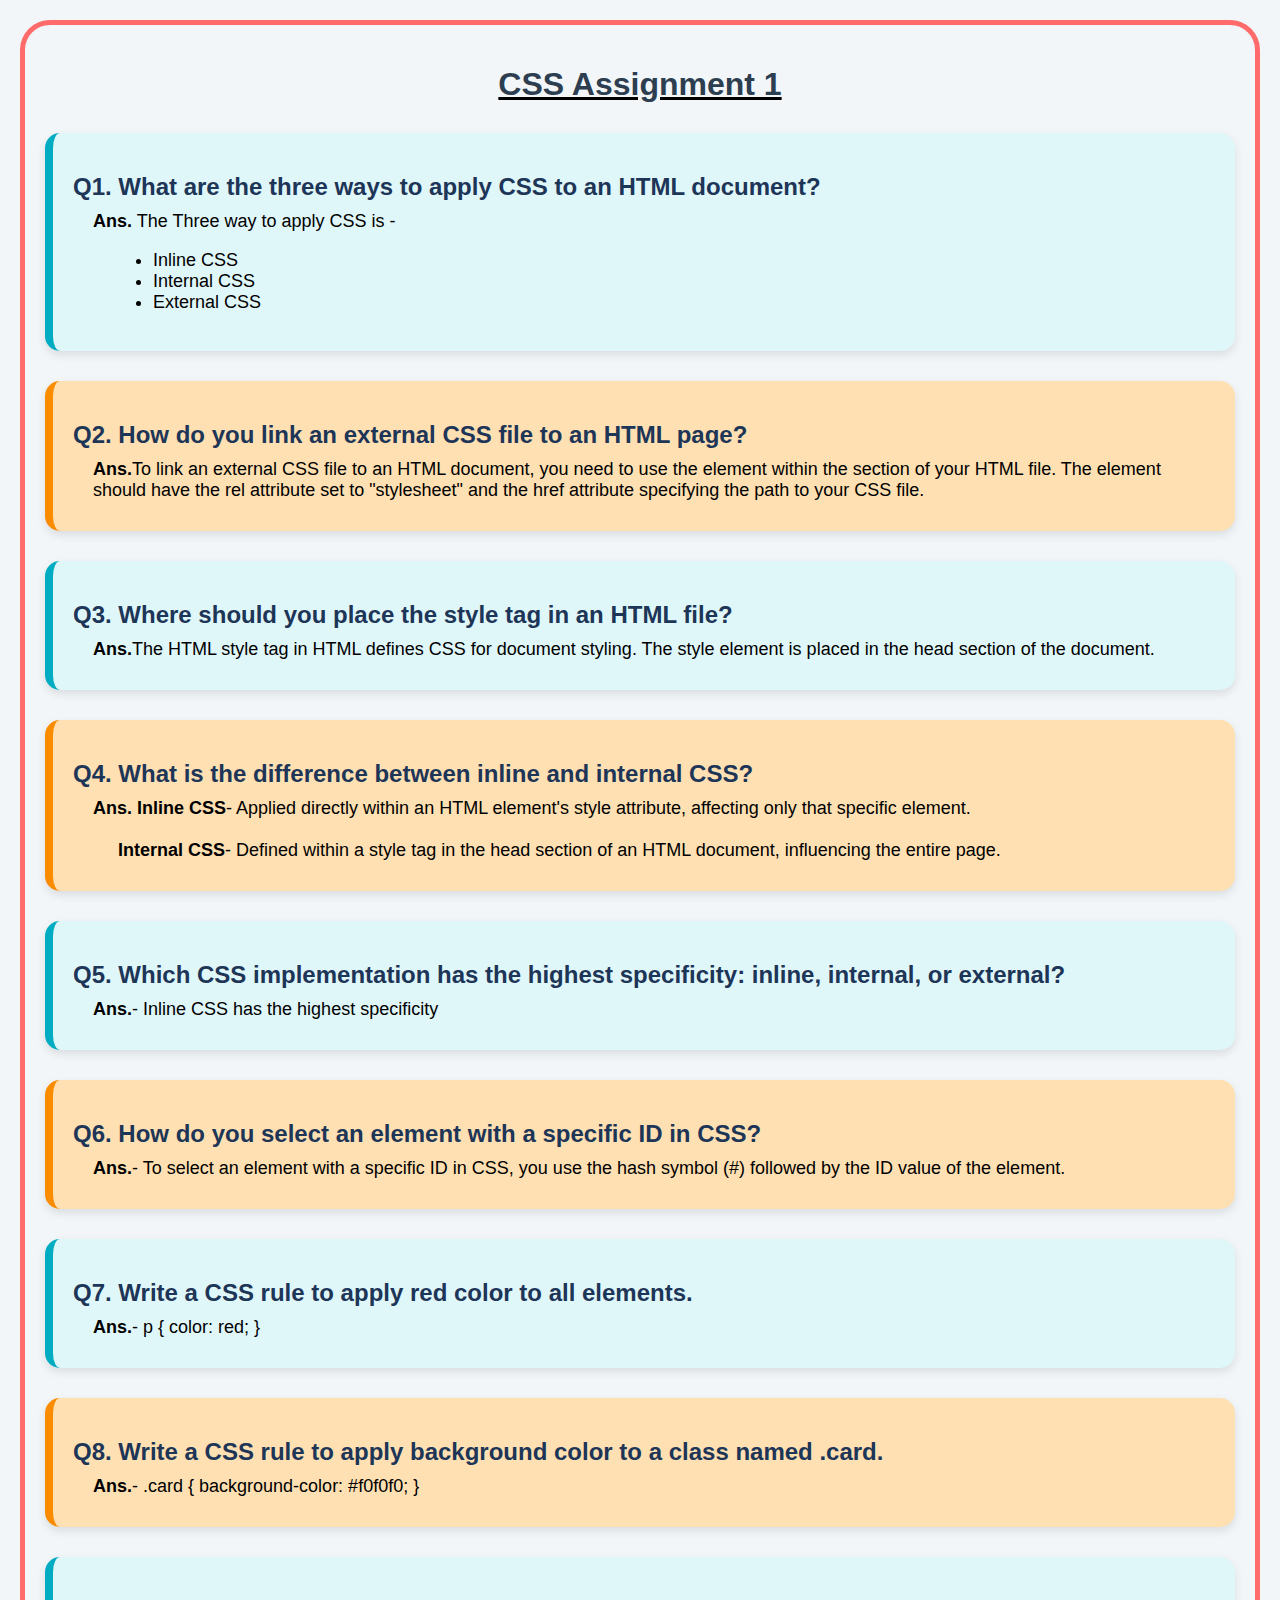
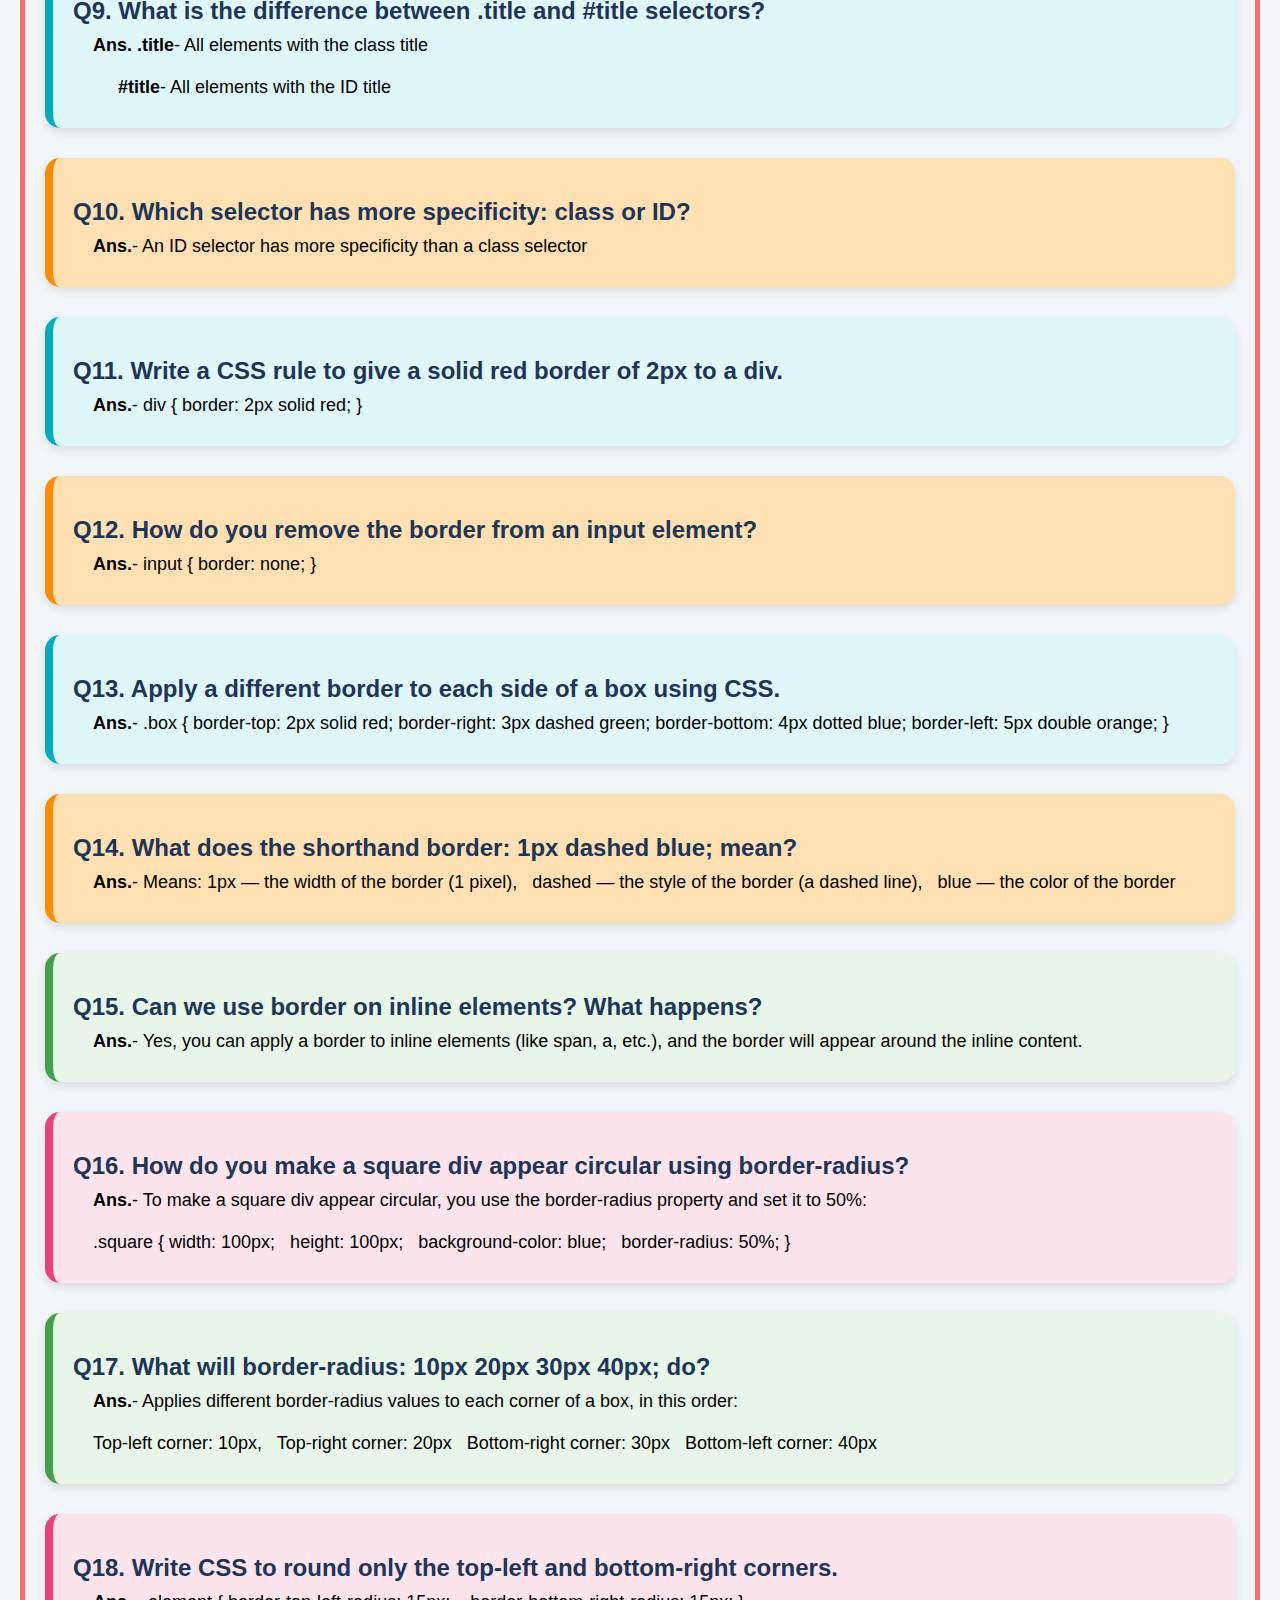
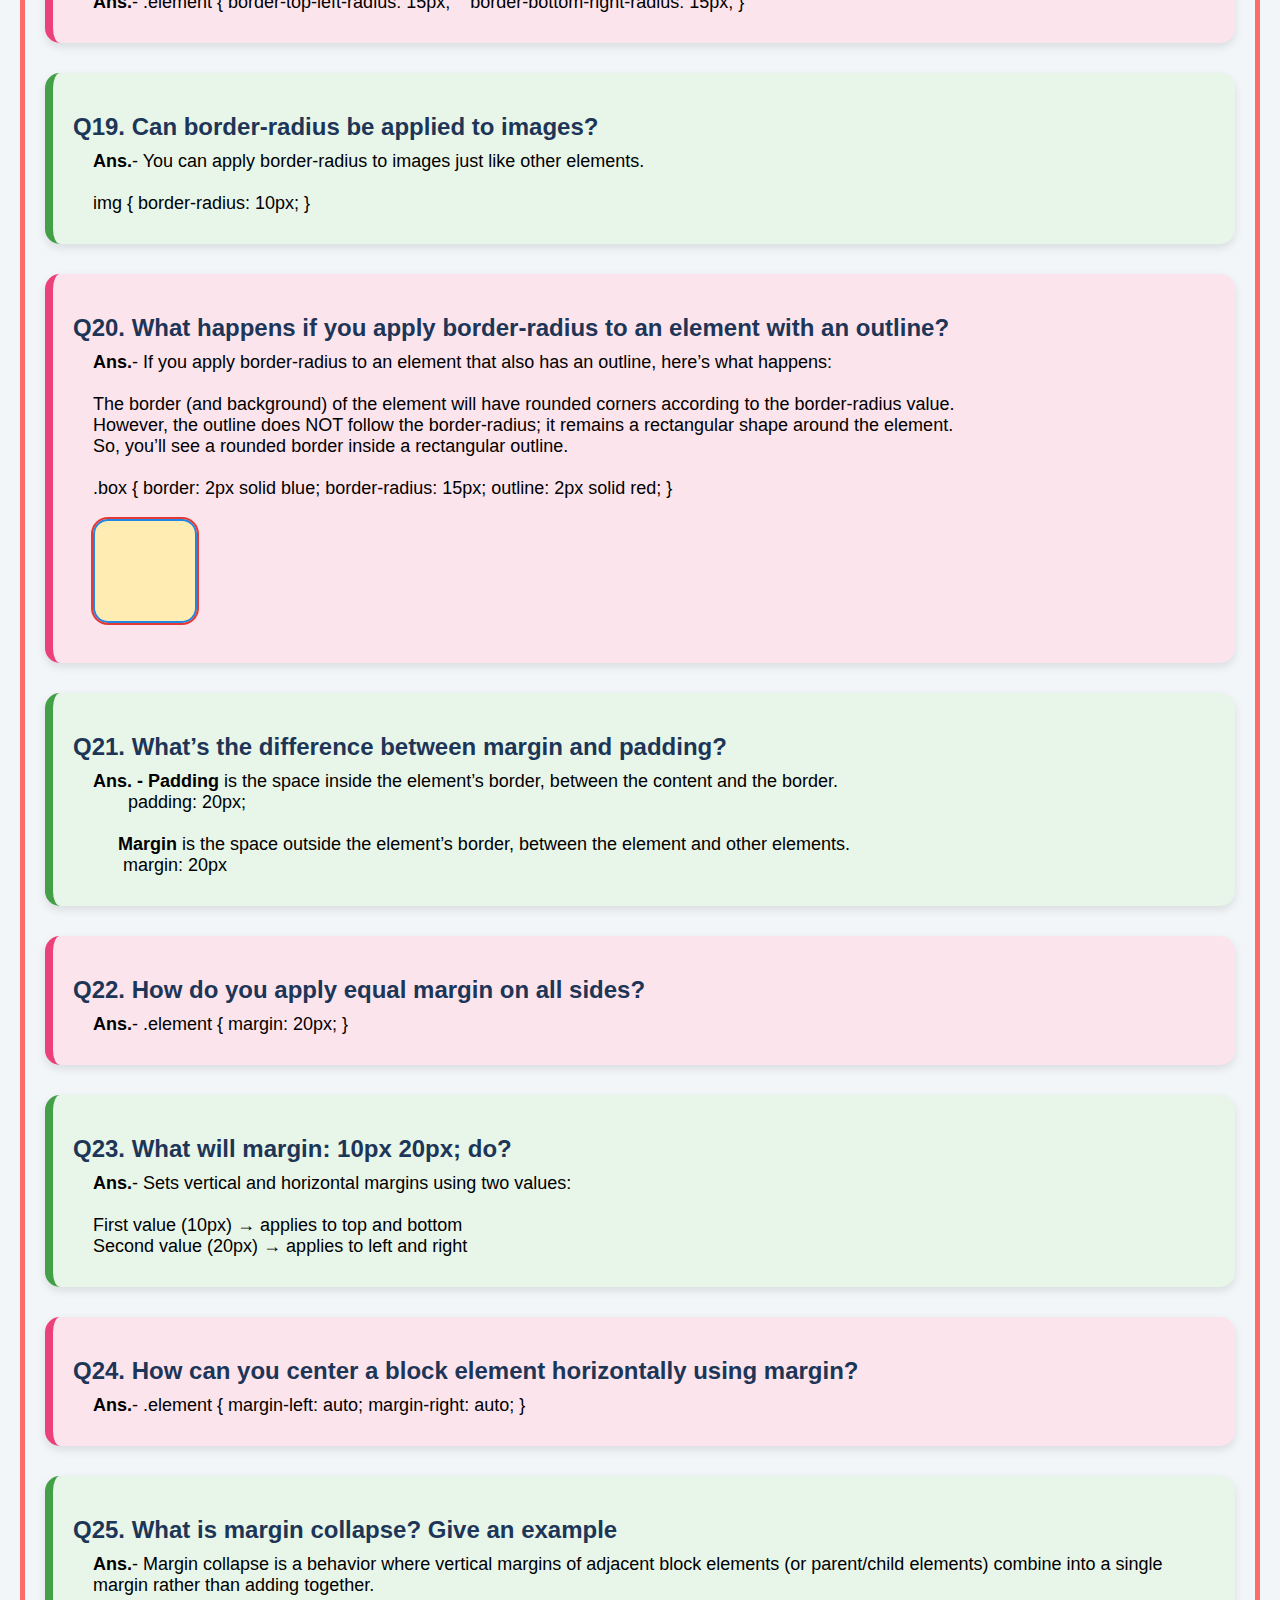
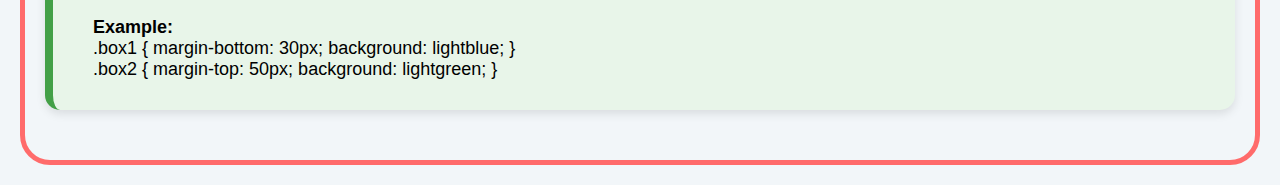
<file: 4thJuly_CSSbasics.html>
<!DOCTYPE html>
<html lang="en">
<head>
  <meta charset="UTF-8" />
  <meta name="viewport" content="width=device-width, initial-scale=1.0" />
  <title>Assignment 1 CSS</title>
  <style>
    body {
      background-color: #f2f6f9;
      font-family: "Segoe UI", sans-serif;
      border: 5px solid #ff6b6b;
      border-radius: 30px;
      padding: 20px;
      margin: 20px;
    }

    h1 {
      text-align: center;
      color: #2c3e50;
    }

    h2 {
      margin: 20px 0 10px;
      color: #1d3557;
    }

    p {
      margin: 10px 20px;
      font-size: 18px;
    }

    ul {
      margin-left: 40px;
      font-size: 18px;
    }

    .div1, .div2, .div3, .div4 {
      margin: 30px 0;
      padding: 20px;
      border-radius: 15px;
      box-shadow: 0 4px 10px rgba(0, 0, 0, 0.1);
    }

    .div1 {
      background-color: #e0f7fa;
      border-left: 8px solid #00acc1;
    }

    .div2 {
      background-color: #ffe0b2;
      border-left: 8px solid #fb8c00;
    }

    .div3 {
      background-color: #e8f5e9;
      border-left: 8px solid #43a047;
    }

    .div4 {
      background-color: #fce4ec;
      border-left: 8px solid #ec407a;
    }

    .div6 {
      height: 100px;
      width: 100px;
      border: 2px solid #1e88e5;
      border-radius: 15px;
      outline: 2px solid #e53935;
      margin: 20px;
      background-color: #ffecb3;
    }
  </style>
</head>

<body>
  <u><h1>CSS Assignment 1</h1></u>

  <div class="div1">
    <h2>Q1. What are the three ways to apply CSS to an HTML document?</h2>
    <p><b>Ans.</b> The Three way to apply CSS is -</p>
    <ul>
      <li>Inline CSS</li>
      <li>Internal CSS</li>
      <li>External CSS</li>
    </ul>
  </div>

  <div class="div2">
    <h2>Q2. How do you link an external CSS file to an HTML page?</h2>
    <p><b>Ans.</b>To link an external CSS file to an HTML document, you need to use the element within the section of your HTML file. The element should have the rel attribute set to "stylesheet" and the href attribute specifying the path to your CSS file.</p>
  </div>

  <div class="div1">
    <h2>Q3. Where should you place the style tag in an HTML file?</h2>
    <p><b>Ans.</b>The HTML style tag in HTML defines CSS for document styling. The style element is placed in the head section of the document.</p>
  </div>

  <div class="div2">
    <h2>Q4. What is the difference between inline and internal CSS?</h2>
    <p><b>Ans. Inline CSS</b>- Applied directly within an HTML element's style attribute, affecting only that specific element. <br><br>&nbsp;&nbsp;&nbsp;&nbsp;&nbsp;<b>Internal CSS</b>- Defined within a style tag in the head section of an HTML document, influencing the entire page.</p>
  </div>

  <div class="div1">
    <h2>Q5. Which CSS implementation has the highest specificity: inline, internal, or external?</h2>
    <p><b>Ans.</b>- Inline CSS has the highest specificity</p>
  </div>

  <div class="div2">
    <h2>Q6. How do you select an element with a specific ID in CSS?</h2>
    <p><b>Ans.</b>- To select an element with a specific ID in CSS, you use the hash symbol (#) followed by the ID value of the element.</p>
  </div>

  <div class="div1">
    <h2>Q7. Write a CSS rule to apply red color to all elements.</h2>
    <p><b>Ans.</b>- p { color: red; }</p>
  </div>

  <div class="div2">
    <h2>Q8. Write a CSS rule to apply background color to a class named .card.</h2>
    <p><b>Ans.</b>- .card { background-color: #f0f0f0; }</p>
  </div>

  <div class="div1">
    <h2>Q9. What is the difference between .title and #title selectors?</h2>
    <p><b>Ans. .title</b>- All elements with the class title <br><br>&nbsp;&nbsp;&nbsp;&nbsp;&nbsp;<b>#title</b>- All elements with the ID title</p>
  </div>

  <div class="div2">
    <h2>Q10. Which selector has more specificity: class or ID?</h2>
    <p><b>Ans.</b>- An ID selector has more specificity than a class selector</p>
  </div>

  <div class="div1">
    <h2>Q11. Write a CSS rule to give a solid red border of 2px to a div.</h2>
    <p><b>Ans.</b>- div { border: 2px solid red; }</p>
  </div>

  <div class="div2">
    <h2>Q12. How do you remove the border from an input element?</h2>
    <p><b>Ans.</b>- input { border: none; }</p>
  </div>

  <div class="div1">
    <h2>Q13. Apply a different border to each side of a box using CSS.</h2>
    <p><b>Ans.</b>- .box { border-top: 2px solid red; border-right: 3px dashed green; border-bottom: 4px dotted blue; border-left: 5px double orange; }</p>
  </div>

  <div class="div2">
    <h2>Q14. What does the shorthand border: 1px dashed blue; mean?</h2>
    <p><b>Ans.</b>- Means: 1px — the width of the border (1 pixel), &nbsp; dashed — the style of the border (a dashed line), &nbsp; blue — the color of the border</p>
  </div>

  <div class="div3">
    <h2>Q15. Can we use border on inline elements? What happens?</h2>
    <p><b>Ans.</b>- Yes, you can apply a border to inline elements (like span, a, etc.), and the border will appear around the inline content.</p>
  </div>

  <div class="div4">
    <h2>Q16. How do you make a square div appear circular using border-radius?</h2>
    <p><b>Ans.</b>- To make a square div appear circular, you use the border-radius property and set it to 50%: <br><br>.square { width: 100px; &nbsp; height: 100px; &nbsp; background-color: blue; &nbsp; border-radius: 50%; }</p>
  </div>

  <div class="div3">
    <h2>Q17. What will border-radius: 10px 20px 30px 40px; do?</h2>
    <p><b>Ans.</b>- Applies different border-radius values to each corner of a box, in this order: <br><br>Top-left corner: 10px, &nbsp; Top-right corner: 20px &nbsp; Bottom-right corner: 30px &nbsp; Bottom-left corner: 40px</p>
  </div>

  <div class="div4">
    <h2>Q18. Write CSS to round only the top-left and bottom-right corners.</h2>
    <p><b>Ans.</b>- .element { border-top-left-radius: 15px; &nbsp;&nbsp; border-bottom-right-radius: 15px; }</p>
  </div>

  <div class="div3">
    <h2>Q19. Can border-radius be applied to images?</h2>
    <p><b>Ans.</b>- You can apply border-radius to images just like other elements. <br><br>img { border-radius: 10px; }</p>
  </div>

  <div class="div4">
    <h2>Q20. What happens if you apply border-radius to an element with an outline?</h2>
    <p><b>Ans.</b>- If you apply border-radius to an element that also has an outline, here’s what happens: <br><br>The border (and background) of the element will have rounded corners according to the border-radius value. <br>However, the outline does NOT follow the border-radius; it remains a rectangular shape around the element. <br>So, you’ll see a rounded border inside a rectangular outline. <br><br>.box { border: 2px solid blue; border-radius: 15px; outline: 2px solid red; }</p>
    <div class="div6"></div>
  </div>

  <div class="div3">
    <h2>Q21. What’s the difference between margin and padding?</h2>
    <p><b>Ans. - Padding</b> is the space inside the element’s border, between the content and the border. <br>&nbsp;&nbsp;&nbsp;&nbsp;&nbsp;&nbsp; padding: 20px; <br><br>&nbsp;&nbsp;&nbsp;&nbsp;&nbsp;<b>Margin</b> is the space outside the element’s border, between the element and other elements. <br>&nbsp;&nbsp;&nbsp;&nbsp;&nbsp;&nbsp;margin: 20px</p>
  </div>

  <div class="div4">
    <h2>Q22. How do you apply equal margin on all sides?</h2>
    <p><b>Ans.</b>- .element { margin: 20px; }</p>
  </div>

  <div class="div3">
    <h2>Q23. What will margin: 10px 20px; do?</h2>
    <p><b>Ans.</b>- Sets vertical and horizontal margins using two values: <br><br>First value (10px) → applies to top and bottom<br>Second value (20px) → applies to left and right</p>
  </div>

  <div class="div4">
    <h2>Q24. How can you center a block element horizontally using margin?</h2>
    <p><b>Ans.</b>- .element { margin-left: auto; margin-right: auto; }</p>
  </div>

  <div class="div3">
    <h2>Q25. What is margin collapse? Give an example</h2>
    <p><b>Ans.</b>- Margin collapse is a behavior where vertical margins of adjacent block elements (or parent/child elements) combine into a single margin rather than adding together. <br><br><b>Example:</b><br>.box1 { margin-bottom: 30px; background: lightblue; }<br>.box2 { margin-top: 50px; background: lightgreen; }</p>
  </div>
</body>
</html>
</file>
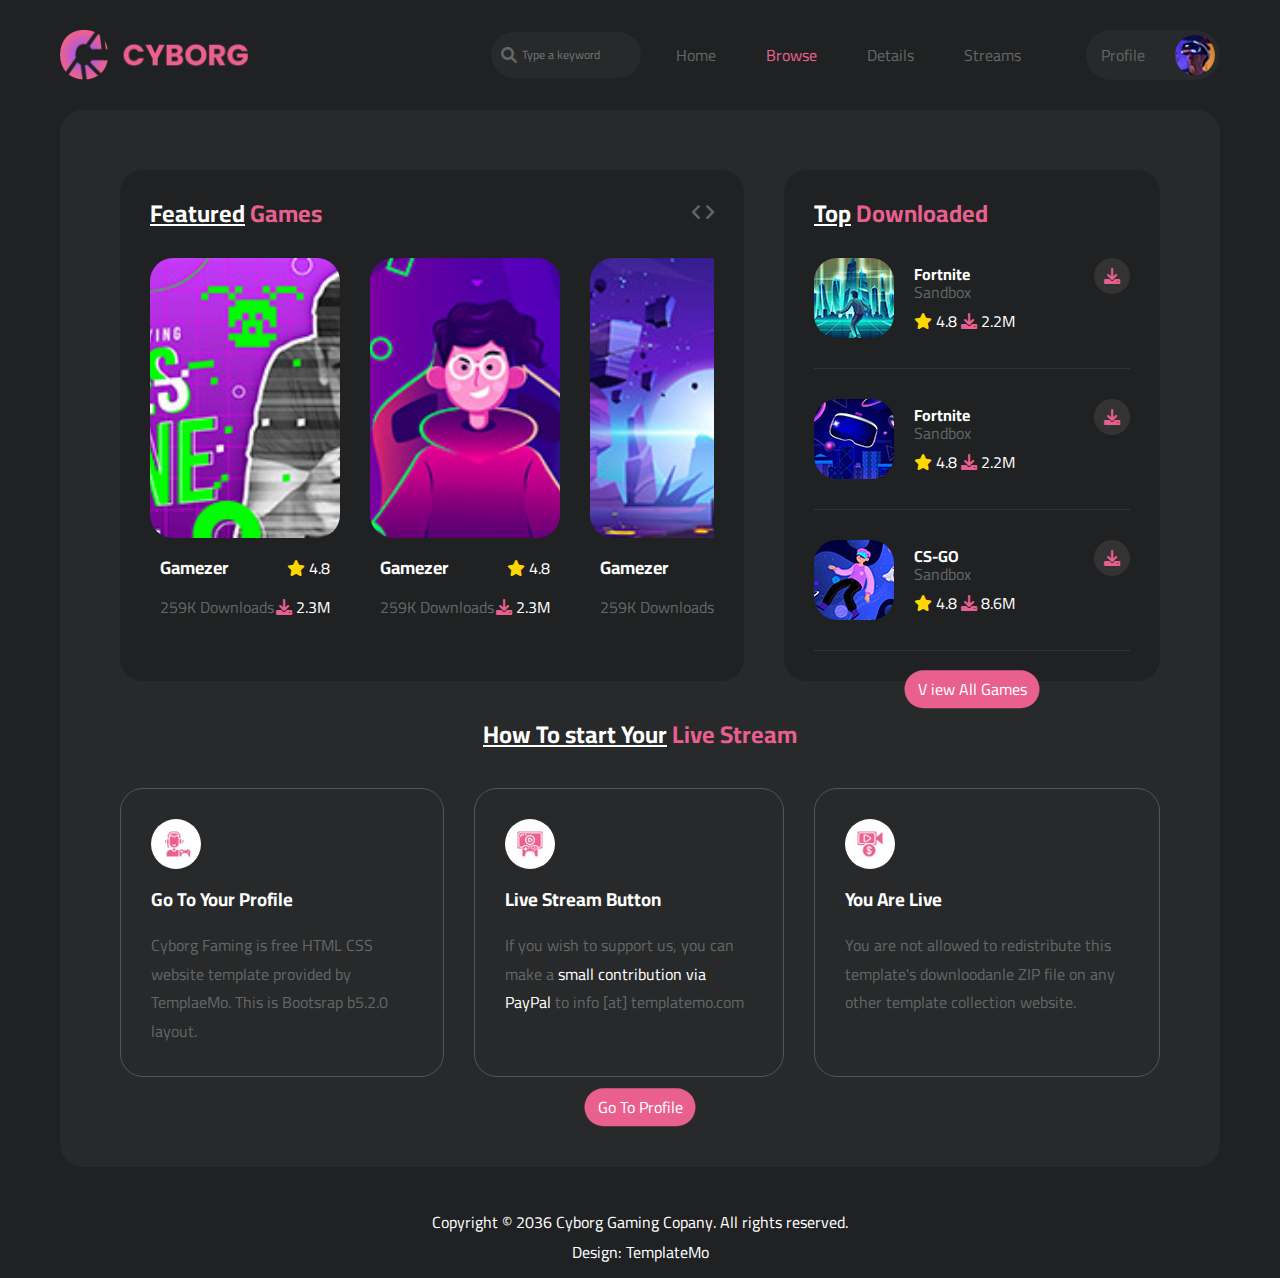
<file: browse.html>
<!DOCTYPE html>
<html lang="en">

<head>
    <meta charset="UTF-8">
    <meta http-equiv="X-UA-Compatible" content="IE=edge">
    <meta name="viewport" content="width=device-width, initial-scale=1.0">
    <title>Browse</title>
    <link rel="preconnect" href="https://fonts.googleapis.com">
    <link rel="preconnect" href="https://fonts.gstatic.com" crossorigin>
    <link href="https://fonts.googleapis.com/css2?family=Cairo:wght@200;300;400;500;700;900&display=swap"
        rel="stylesheet">
    <link rel="stylesheet" href="css/all.min.css">
    <link rel="stylesheet" href="css/framework.css">
    <link rel="stylesheet" href="css/normalize.css">
    <link rel="stylesheet" href="css/main.css">
</head>

<body>

    <!-- Start Head -->

    <header class=" ">
        <div class="container d-flex p-relative">

            <img src="imgs/logo.png" alt="">

            <input type="checkbox" name="sd" id="">
            <div class=" menue d-block c-white p-relative">
                <span></span>
                <span></span>
                <span></span>
            </div>
            <ul class="d-flex ">
                <li>
                    <div class="search p-relative">
                        <input type="search" placeholder="Type a keyword" name="search" id=""
                            class="rad-30 c-white fs-12">
                    </div>
                </li>

                <li><a class=" c-gray " href="index.html">Home</a></li>
                <li><a class="active c-gray " href="browse.html">Browse</a></li>
                <li><a class="c-gray " href="details.html">Details</a></li>
                <li><a class="c-gray " href="streams.html">Streams</a></li>
                <li>
                    <div class="profile between-flex gap-10 ">
                        <a href="profile.html" class="c-gray pl-10">Profile</a>
                        <img src="imgs/profile-header.jpg" alt="">
                    </div>
                </li>
            </ul>

        </div>

    </header>
    <!-- End Head -->
    <!-- Start borwse-page -->
    <div class="browse-page container  bg-gray c-white rad-30">
        <!-- Start first part -->
        <div class="holder">
            <div class="featured-games p-30  rad-30 bg-darck ">
                <div class="head between-flex mb-30">
                    <h2 class="m-0 "><span class="sh-1">Featured</span><span class="sh-2"> Games</span></h2>
                    <div class="nav-btns">

                        <i class="fa-solid fa-angle-left"></i>
                        <i class="fa-solid fa-angle-right"></i>
                    </div>
                </div>
                <div class="games d-flex gap-30">
                    <div class="game ">
                        <div class="image rad-30 center-flex">

                            <img class=" " src="imgs/clip-01.jpg" alt="">
                        </div>
                        <div class="name between-flex mt-10 p-10 ">
                            <span class="fw-bold fs-18 c-white">Gamezer</span>
                            <span class="rate"><i class="fa-solid fa-star  star"></i> 4.8</span>
                        </div>
                        <div class="downloads between-flex  p-10 pb-0">
                            <span class=" c-gray">259K Downloads</span>
                            <span class=""><i class="fa-solid fa-download c-main download"></i> 2.3M</span>
                        </div>
                    </div>
                    <div class="game  ">
                        <div class="image rad-30 center-flex">

                            <img class=" " src="imgs/clip-02.jpg" alt="">
                        </div>
                        <div class="name between-flex mt-10 p-10 ">
                            <span class="fw-bold fs-18 c-white">Gamezer</span>
                            <span class="rate"><i class="fa-solid fa-star  star"></i> 4.8</span>
                        </div>
                        <div class="downloads between-flex  p-10 pb-0">
                            <span class=" c-gray">259K Downloads</span>
                            <span class=""><i class="fa-solid fa-download c-main download"></i> 2.3M</span>
                        </div>
                    </div>
                    <div class="game ">
                        <div class="image rad-30 center-flex">

                            <img class=" " src="imgs/clip-03.jpg" alt="">
                        </div>
                        <div class="name between-flex mt-10 p-10 ">
                            <span class="fw-bold fs-18 c-white">Gamezer</span>
                            <span class="rate"><i class="fa-solid fa-star  star"></i> 4.8</span>
                        </div>
                        <div class="downloads between-flex  p-10 pb-0">
                            <span class=" c-gray">259K Downloads</span>
                            <span class=""><i class="fa-solid fa-download c-main download"></i> 2.3M</span>
                        </div>
                    </div>

                </div>

            </div>
            <div class="top-downloaded p-relative bg-darck rad-30 p-30 ">
                <h2 class="m-0 "><span class="sh-1">Top</span><span class="sh-2"> Downloaded</span></h2>
                <div class="boxes">
                    <div class="box d-flex p-relative">
                        <img class="rad-30" src="imgs/game-01.jpg" alt="">
                        <div class="text">
                            <span class="c-white fw-bold pb-10">fortnite</span>
                            <span class="d-block c-gray pb-10 ">Sandbox</span>
                            <div class="info">
                                <span class="rate">
                                    <i class=" c-gold fa-solid fa-star  star"></i> 4.8
                                </span>
                                <span>
                                    <i class=" fa-solid fa-download c-main download"></i> 2.2M
                                </span>
                            </div>
                        </div>
                        <i class=" fa-solid fa-download c-main download"></i>
                    </div>
                    <div class="box d-flex p-relative">
                        <img class="rad-30" src="imgs/game-02.jpg" alt="">
                        <div class="text">
                            <span class="c-white fw-bold pb-10">fortnite</span>
                            <span class="d-block c-gray pb-10 ">Sandbox</span>
                            <div class="info">
                                <span class="rate">
                                    <i class=" c-gold fa-solid fa-star  star"></i> 4.8
                                </span>
                                <span>
                                    <i class=" fa-solid fa-download c-main download"></i> 2.2M
                                </span>
                            </div>
                        </div>
                        <i class=" fa-solid fa-download c-main download"></i>
                    </div>
                    <div class="box d-flex p-relative">
                        <img class="rad-30" src="imgs/game-03.jpg" alt="">
                        <div class="text">
                            <span class="c-white fw-bold pb-10">CS-GO</span>
                            <span class="d-block c-gray pb-10 ">Sandbox</span>
                            <div class="info">
                                <span class="rate">
                                    <i class=" c-gold fa-solid fa-star  star"></i> 4.8
                                </span>
                                <span>
                                    <i class=" fa-solid fa-download c-main download"></i> 8.6M
                                </span>
                            </div>
                        </div>
                        <i class=" fa-solid fa-download c-main download"></i>
                    </div>

                </div>
                <a href="profile.html" class="btn d-block">V iew All Games </a>

            </div>
        </div>
        <!-- End first part -->
        <!-- Start How-to -->
        <div class="how-to bg-gray  p-relative pb-30 " >
            <h2 class=" mb-40 mt-40 text-c"><span class="sh-1">How To start Your</span><span class="sh-2"> Live Stream</span></h2>
            <div class="steps  ">
                <div class="one p-30 rad-30 ">
                    <img class="d-block mb-20" src="imgs/service-01.jpg" alt="">
                    <h3 class="m-0 c-white mb-20">Go To Your Profile</h3>
                    <p class="c-gray p-0 m-0 ">
                        Cyborg Faming is free HTML CSS website template provided by TemplaeMo. This is Bootsrap b5.2.0 layout.
                    </p>
    
                </div>
                <div class="tow p-30 rad-30 ">
                    <img class="d-block mb-20" src="imgs/service-02.jpg" alt="">
                    <h3 class="m-0 c-white mb-20">Live Stream Button</h3>
                    <p class="c-gray p-0 m-0 ">
                        If you wish to support us, you can make a <a href="#">small contribution via PayPal </a>to info [at] templatemo.com
                    </p>
    
                </div>
                <div class="three p-30 rad-30 ">
                    <img class="d-block mb-20" src="imgs/service-03.jpg" alt="">
                    <h3 class="m-0 c-white mb-20">You Are Live</h3>
                    <p class="c-gray p-0 m-0 ">
                        You are not allowed to redistribute this template's downloodanle ZIP file on any other template collection website.
                    </p>
    
                </div>

            </div>
            <a href="profile.html" class="btn">Go To Profile</a>

        </div>
        <!-- End How-to -->
    </div>
    <!-- End browse-page -->
    <!-- footer  -->
    <div class=" footer c-white text-c container p-20 ">
        Copyright &copy; 2036 Cyborg Gaming Copany. All rights reserved. <br>
        Design: TemplateMo
    </div>

</body>

</html>
</file>
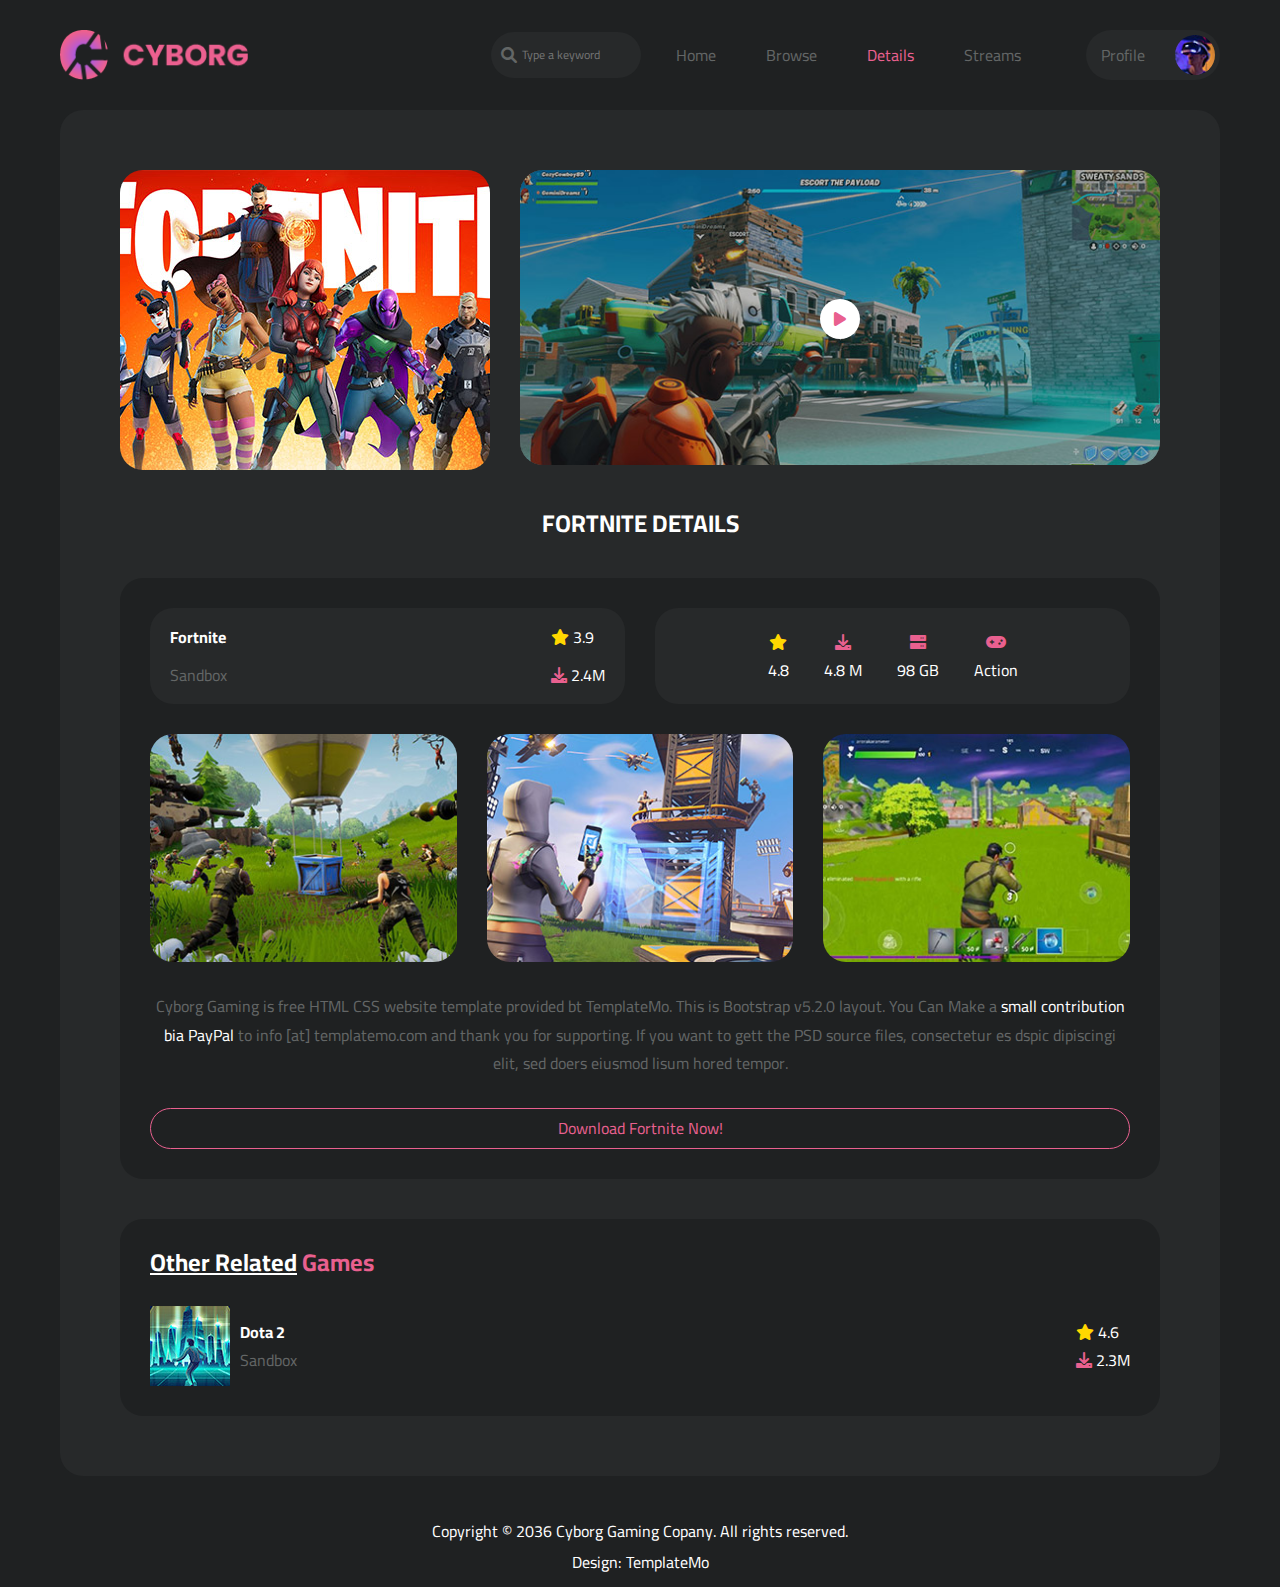
<file: details.html>
<!DOCTYPE html>
<html lang="en">

<head>
    <meta charset="UTF-8">
    <meta http-equiv="X-UA-Compatible" content="IE=edge">
    <meta name="viewport" content="width=device-width, initial-scale=1.0">
    <title>Details</title>
    <link rel="preconnect" href="https://fonts.googleapis.com">
    <link rel="preconnect" href="https://fonts.gstatic.com" crossorigin>
    <link href="https://fonts.googleapis.com/css2?family=Cairo:wght@200;300;400;500;700;900&display=swap"
        rel="stylesheet">
    <link rel="stylesheet" href="css/all.min.css">
    <link rel="stylesheet" href="css/framework.css">
    <link rel="stylesheet" href="css/normalize.css">
    <link rel="stylesheet" href="css/main.css">
</head>

<body>

    <!-- Start Head -->

    <header class=" ">
        <div class="container d-flex p-relative">

            <img src="imgs/logo.png" alt="">

            <input type="checkbox" name="sd" id="">
            <div class=" menue d-block c-white p-relative">
                <span></span>
                <span></span>
                <span></span>
            </div>
            <ul class="d-flex ">
                <li>
                    <div class="search p-relative">
                        <input type="search" placeholder="Type a keyword" name="search" id=""
                            class="rad-30 c-white fs-12">
                    </div>
                </li>

                <li><a class=" c-gray " href="index.html">Home</a></li>
                <li><a class=" c-gray " href="browse.html">Browse</a></li>
                <li><a class="c-gray active " href="details.html">Details</a></li>
                <li><a class="c-gray " href="streams.html">Streams</a></li>
                <li>
                    <div class="profile between-flex gap-10 ">
                        <a href="profile.html" class="c-gray pl-10">Profile</a>
                        <img src="imgs/profile-header.jpg" alt="">
                    </div>
                </li>
            </ul>

        </div>

    </header>
    <!-- End Head -->
    <!-- Start details-page -->
    <div class="details-page container  bg-gray c-white rad-30">
        <div class="images">
            <img class=" rad-30  " src="imgs/feature-left.jpg" alt="">
            <div class="img video">
                <img class=" rad-30 video" src="imgs/feature-right.jpg" alt="">
            </div>
        </div>
        <h2 class="game-name text-c text-upper c-white mt-40 mb-40 d-block">fortnite details</h2>
        <div class="details p-30  gap-30 bg-darck rad-30">
            <div class="info between-flex bg-gray p-20 rad-30">
                <ul class="d-block">
                    <li class="fw-bold c-white">Fortnite</li>
                    <li class="c-gray pt-20">Sandbox</li>
                </ul>
                <ul class="d-block">
                    <li class=""><i class="fa-solid fa-star  star c-gold" ></i><span class="details-game-rate"> 3.9</span></li>
                    <li class="pt-20"><i class="fa-solid fa-download c-main download"></i> <span class="details-game-downloads">2.4M</span></li>
                </ul>
            </div>
            <div class="facts bg-gray p-20 rad-30 between-flex">
                <div class="rate">
                    <i class="fa-solid fa-star  star c-gold" ></i>
                    <span class="d-block value pt-10">
                        4.8
                    </span>
                </div>
                <div class="downloads">
                    <i class="fa-solid fa-download"></i>
                    <span class="d-block value pt-10">
                        4.8 M
                    </span>
                </div>
                <div class="size">
                    <i class="fa-solid fa-server"></i>
                    <span class="d-block value pt-10">
                        98 GB
                    </span>
                </div>
                <div class="type">
                    <i class="fa-solid fa-gamepad "></i>
                    <span class="d-block value pt-10">
                        Action
                    </span>
                </div>
            </div>
            <img src="imgs/details-01.jpg" alt="">
            <img src="imgs/details-02.jpg" alt="">
            <img src="imgs/details-03.jpg" alt="">
            <div class="text">
                <p class="c-gray m-0 p-0 text-c ">
                    Cyborg Gaming is free HTML CSS website template provided bt TemplateMo. This is Bootstrap v5.2.0 layout. You Can Make a <a class="c-white" href="#">small contribution bia PayPal</a> to info [at] templatemo.com and thank you for supporting. If you want to gett the PSD source files, consectetur es dspic dipiscingi elit, sed doers eiusmod lisum hored tempor.
                </p>
            </div>
            <a href="#" class="button p-10 c-main d-block rad-30 text-c "> 
                Download Fortnite Now!
            </a>
        </div>
        <div class="related rad-30 p-30 mt-40 bg-darck">
            <h2 class="m-0 mb-30"><span class="sh-1">Other Related</span> <span class="sh-2"> Games</span></h2>
            <div class="list">
                <div class="row d-flex">
                    <img src="imgs/game-01.jpg" alt="">
                    <div class=" between-flex info">
                        <div class="text ">
                            <span class="name c-white fw-bold">Dota 2</span>
                            <span class="d-block c-gray mt-10">Sandbox</span>
                        </div>
                        <div class="nums">
                            <span class="rate d-block"> <i class="fa-solid fa-star  star c-gold" ></i> 4.6</span>
                            <span class="downloads d-block mt-10"><i class="fa-solid fa-download c-main download"></i> 2.3M</span>
                        </div>
                    </div>
                </div>
            </div>
        </div>
        
        
    </div>
    <!-- End details-page -->
    <!-- footer  -->
    <div class=" footer c-white text-c container p-20 ">
        Copyright &copy; 2036 Cyborg Gaming Copany. All rights reserved. <br>
        Design: TemplateMo
    </div>

</body>

</html>
</file>
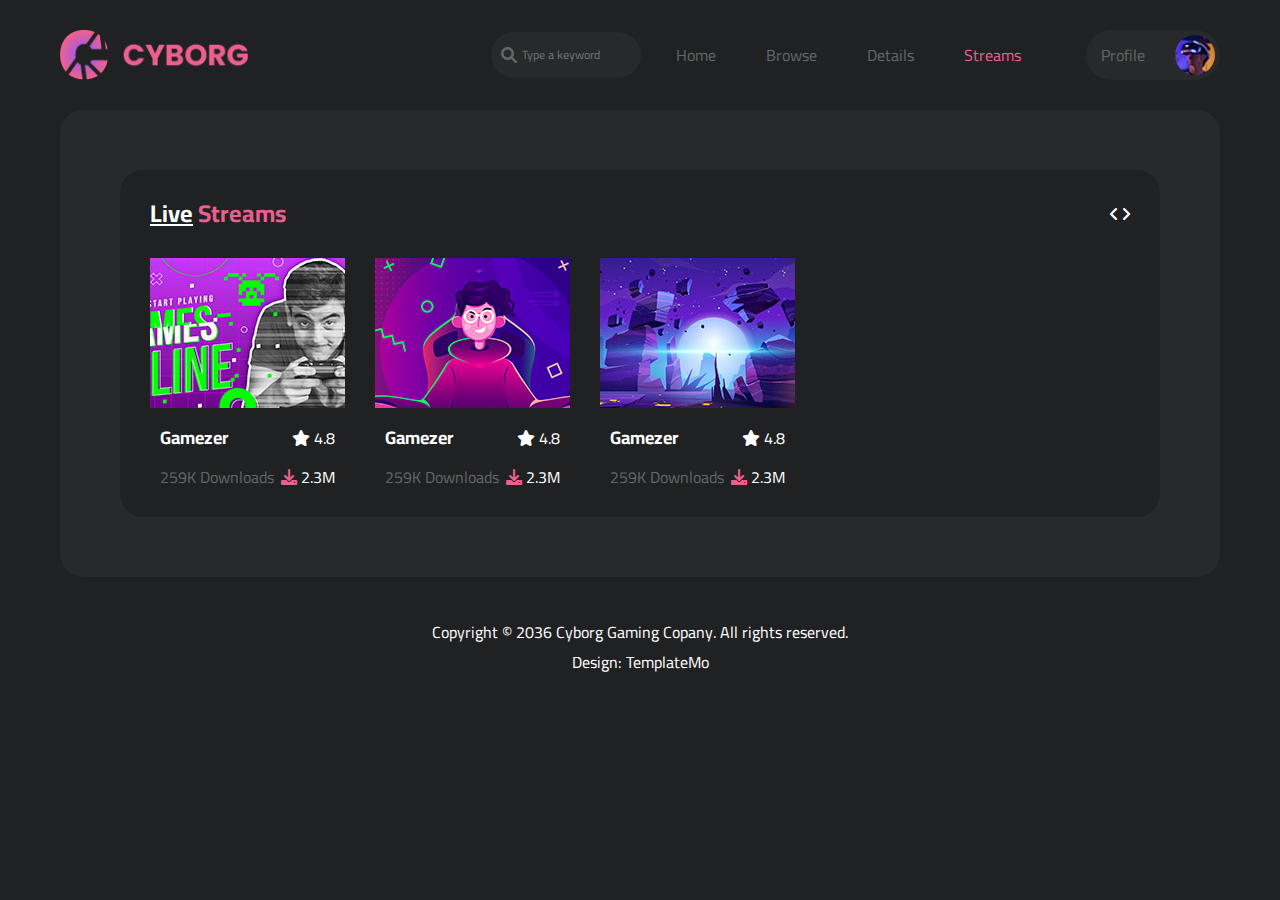
<file: streams.html>
<!DOCTYPE html>
<html lang="en">

<head>
    <meta charset="UTF-8">
    <meta http-equiv="X-UA-Compatible" content="IE=edge">
    <meta name="viewport" content="width=device-width, initial-scale=1.0">
    <title>Streams</title>
    <link rel="preconnect" href="https://fonts.googleapis.com">
    <link rel="preconnect" href="https://fonts.gstatic.com" crossorigin>
    <link href="https://fonts.googleapis.com/css2?family=Cairo:wght@200;300;400;500;700;900&display=swap"
        rel="stylesheet">
    <link rel="stylesheet" href="css/all.min.css">
    <link rel="stylesheet" href="css/framework.css">
    <link rel="stylesheet" href="css/normalize.css">
    <link rel="stylesheet" href="css/main.css">
</head>

<body>

    <!-- Start Head -->

    <header class=" ">
        <div class="container d-flex p-relative">

            <img src="imgs/logo.png" alt="">

            <input type="checkbox" name="sd" id="">
            <div class=" menue d-block c-white p-relative">
                <span></span>
                <span></span>
                <span></span>
            </div>
            <ul class="d-flex ">
                <li>
                    <div class="search p-relative">
                        <input type="search" placeholder="Type a keyword" name="search" id=""
                            class="rad-30 c-white fs-12">
                    </div>
                </li>

                <li><a class=" c-gray " href="index.html">Home</a></li>
                <li><a class=" c-gray " href="browse.html">Browse</a></li>
                <li><a class="c-gray  " href="details.html">Details</a></li>
                <li><a class="c-gray active" href="streams.html">Streams</a></li>
                <li>
                    <div class="profile between-flex gap-10 ">
                        <a href="profile.html" class="c-gray pl-10">Profile</a>
                        <img src="imgs/profile-header.jpg" alt="">
                    </div>
                </li>
            </ul>

        </div>

    </header>
    <!-- End Head -->
    <!-- Start streams-page -->
     <div class="streams-page container bg-gray rad-30 c-white">
        <div class="featured-games p-30  rad-30 bg-darck ">
            <div class="head between-flex mb-30">
                <h2 class="m-0 "><span class="sh-1">Live</span><span class="sh-2"> Streams</span></h2>
                <div class="nav-btns">

                    <i class="fa-solid fa-angle-left"></i>
                    <i class="fa-solid fa-angle-right"></i>
                </div>
            </div>
            <div class="games d-flex gap-30">
                <div class="game ">
                    <div class="image rad-30 center-flex">

                        <img class=" " src="imgs/clip-01.jpg" alt="">
                    </div>
                    <div class="name between-flex mt-10 p-10 ">
                        <span class="fw-bold fs-18 c-white">Gamezer</span>
                        <span class="rate"><i class="fa-solid fa-star  star"></i> 4.8</span>
                    </div>
                    <div class="downloads between-flex  p-10 pb-0">
                        <span class=" c-gray">259K Downloads</span>
                        <span class=""><i class="fa-solid fa-download c-main download"></i> 2.3M</span>
                    </div>
                </div>
                <div class="game  ">
                    <div class="image rad-30 center-flex">

                        <img class=" " src="imgs/clip-02.jpg" alt="">
                    </div>
                    <div class="name between-flex mt-10 p-10 ">
                        <span class="fw-bold fs-18 c-white">Gamezer</span>
                        <span class="rate"><i class="fa-solid fa-star  star"></i> 4.8</span>
                    </div>
                    <div class="downloads between-flex  p-10 pb-0">
                        <span class=" c-gray">259K Downloads</span>
                        <span class=""><i class="fa-solid fa-download c-main download"></i> 2.3M</span>
                    </div>
                </div>
                <div class="game ">
                    <div class="image rad-30 center-flex">

                        <img class=" " src="imgs/clip-03.jpg" alt="">
                    </div>
                    <div class="name between-flex mt-10 p-10 ">
                        <span class="fw-bold fs-18 c-white">Gamezer</span>
                        <span class="rate"><i class="fa-solid fa-star  star"></i> 4.8</span>
                    </div>
                    <div class="downloads between-flex  p-10 pb-0">
                        <span class=" c-gray">259K Downloads</span>
                        <span class=""><i class="fa-solid fa-download c-main download"></i> 2.3M</span>
                    </div>
                </div>

            </div>

        </div>
     </div>
    <!-- End streams-page -->
    <!-- footer  -->
    <div class=" footer c-white text-c container p-20 ">
        Copyright &copy; 2036 Cyborg Gaming Copany. All rights reserved. <br>
        Design: TemplateMo
    </div>

</body>

</html>
</file>
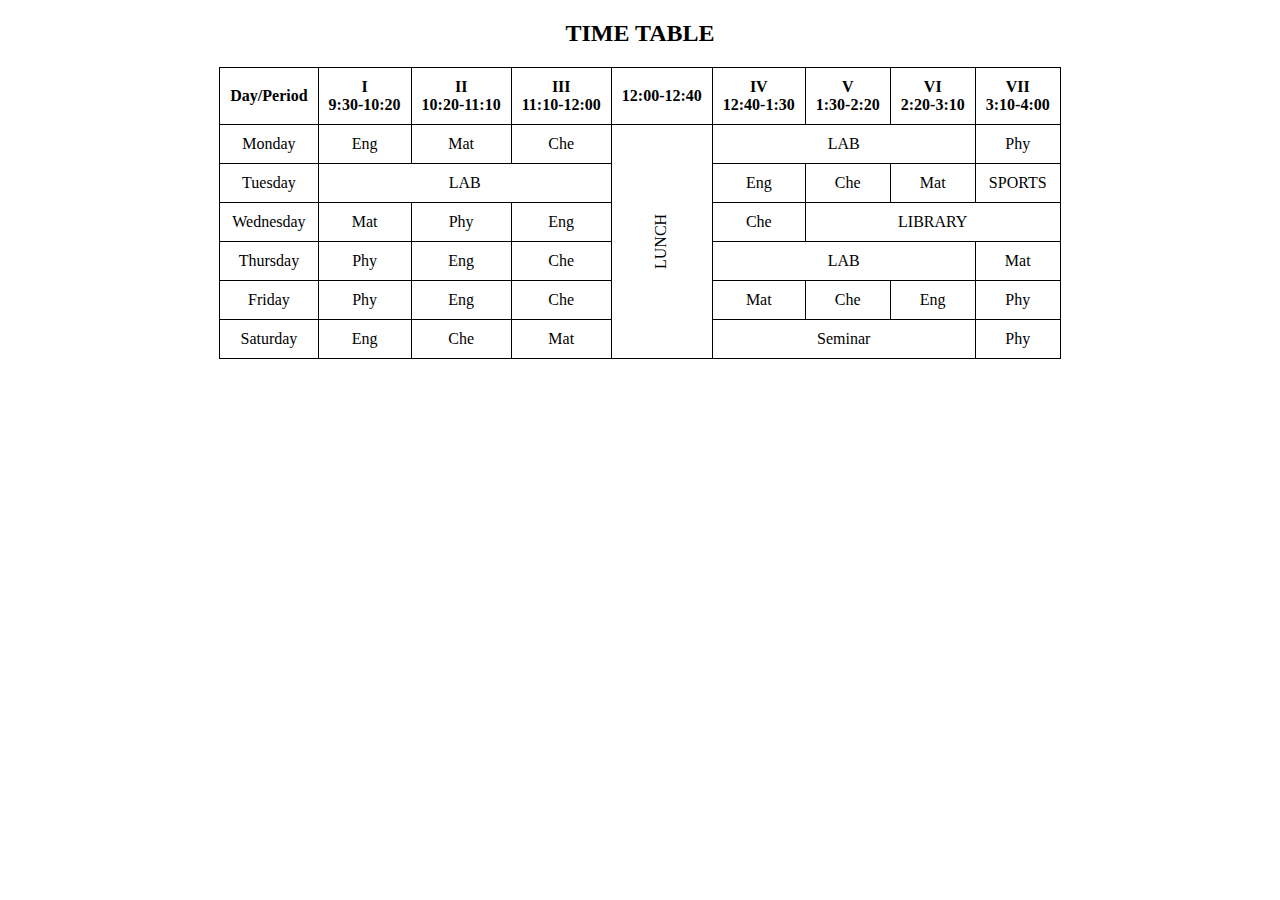
<file: Table.html>
<!DOCTYPE html>
<html lang="en">
<head>
   <title>Time Table</title>
    <style>
        table {
            border-collapse: collapse;
            margin: auto;
        }
        th, td {
            border: 1px solid black;
            padding: 10px;
            text-align: center;
        }
        .vertical {
            writing-mode: vertical-rl;
            transform: rotate(180deg);
        }
    </style>
</head>
<body>

    <h2 align="center">TIME TABLE</h2>

    <table>
        <tr>
            <th>Day/Period</th>
            <th>I<br>9:30-10:20</th>
            <th>II<br>10:20-11:10</th>
            <th>III<br>11:10-12:00</th>
            <th>12:00-12:40</th>
            <th>IV<br>12:40-1:30</th>
            <th>V<br>1:30-2:20</th>
            <th>VI<br>2:20-3:10</th>
            <th>VII<br>3:10-4:00</th>
        </tr>

        <tr>
            <td>Monday</td>
            <td>Eng</td>
            <td>Mat</td>
            <td>Che</td>
            <td rowspan="6" class="vertical">LUNCH</td>
            <td colspan="3">LAB</td>
            <td>Phy</td>
        </tr>

        <tr>
            <td>Tuesday</td>
            <td colspan="3">LAB</td>
            <td>Eng</td>
            <td>Che</td>
            <td>Mat</td>
            <td>SPORTS</td>
        </tr>

        <tr>
            <td>Wednesday</td>
            <td>Mat</td>
            <td>Phy</td>
            <td>Eng</td>
            <td>Che</td>
            <td colspan="3">LIBRARY</td>
           
        </tr>

        <tr>
            <td>Thursday</td>
            <td>Phy</td>
            <td>Eng</td>
            <td>Che</td>
            <td colspan="3">LAB</td>
            <td>Mat</td>
        </tr>
        <tr>
            <td>Friday</td>
            <td>Phy</td>
            <td>Eng</td>
            <td>Che</td>

            <td>Mat</td>
            <td>Che</td>
            <td>Eng</td>
            <td>Phy</td>
        </tr>
        <tr>
            <td>Saturday</td>
            <td>Eng</td>
            <td>Che</td>
            <td>Mat</td>
            <td colspan="3">Seminar</td>
            <td>Phy</td>
        </tr>
    </table>

</body>
</html>
</file>
<file: css/framework.css>
/* Satrt colors */
.c-white{
  color: white;
}
.c-gold{
  color: gold;
}
.c-main{
  color: var(--main-color);
}
.c-darck{
  color: var(--darck-bg);
}
.c-gray{
  color: var(--gray-color);
}
.bg-main{
  background-color: var(--main-color);
}
.bg-darck{
  background-color: var(--darck-bg);
}
.bg-gray{
  background-color: var(--gray-bg);
}
/* Start padding & margin */
.p-0{
  padding: 0px;
}
.pt-0{
  padding-top: 0px;
}
.pr-0{
  padding-right: 0px;
}
.pb-0{
  padding-bottom: 0px;
}
.pl-0{
  padding-left: 0px;
}
.p-10{
  padding: 10px;
}
.pt-10{
  padding-top: 10px;
}
.pr-10{
  padding-right: 10px;
}
.pb-10{
  padding-bottom: 10px;
}
.pl-10{
  padding-left: 10px;
}
.p-30{
  padding: 30px;
}
.pr-30{
  padding-right: 30px;
}
.pb-30{
  padding-bottom: 30px;
}
.pl-30{
  padding-left: 30px;
}

.p-20{
  padding: 20px;
}
.pt-20{
  padding-top: 20px;
}
.pr-20{
  padding-right: 20px;
}
.pb-20{
  padding-bottom: 20px;
}
.pl-20{
  padding-left: 20px;
}
.pb-0{
  padding-bottom: 0px;
}
.m-0{
  margin:0;
}
.m-10{margin:10px}
.mt-10{margin-top:10px}
.mr-10{margin-right:10px}
.mb-10{margin-bottom:10px}
.ml-10{margin-left:10px}

.m-20{margin:20px}
.mt-20{margin-top:20px}
.mr-20{margin-right:20px}
.mb-20{margin-bottom:20px}
.ml-20{margin-left:20px}

.m-30{margin:30px}
.mt-30{margin-top:30px}
.mr-30{margin-right:30px}
.mb-30{margin-bottom:30px}
.ml-30{margin-left:30px}

.m-40{margin:40px}
.mt-40{margin-top:40px}
.mr-40{margin-right:40px}
.mb-40{margin-bottom:40px}
.ml-40{margin-left:40px}
/* End padding & margin */
/* Start border */
.rad-30{
  border-radius: 23px;
}
/* End border */
/* Satart fonts */
.fs-10{
  font-size: 10px;
}
.fs-12{
  font-size: 12px;
}
.fs-14{
  font-size: 14px;
}
.fs-18{
  font-size: 18px;
}
.fw-bold{
  font-weight:bold;
}
/* End fotns */
/* Start Text */
.text-cap{
  text-transform: capitalize;
}
.text-c{
  text-align: center;
}
@media (max-width:767PX) {
  .text-c-mobile{
    text-align: center;
  }
}
.text-upper{
  text-transform: uppercase;
}
/* End Text */
/* Start box */

.p-relative{
  position: relative;
}
.d-block{
  display: block;
}
.d-flex{
  display: flex;
  align-items: center;
}
.d-grid{
  display: grid;
}
.between-flex{
  display: flex;
  justify-content: space-between;
  align-items: center;
}
.center-flex{
  display: flex;
  justify-content: center;
  align-items: center;
}
.gap-10{
  gap: 10px;
}
.gap-20{
  gap: 20px;
}
.gap-30{
  gap: 30px;
}
/* End box */
/* Start combonent */
.btn{
  width: fit-content;
  border-radius: 30px;
  padding: 10px 13px;
  background-color: var(--main-color);
  color: white;
}
.btn:hover{
  background-color: white;
  color: var(--main-color);
}
h2 .sh-1{
  text-decoration: underline;
}
h2 .sh-2{
  color: var(--main-color);
}
.video{
  position: relative;
}
.video::before{
  content: "\f04b";
  font-family: "font awesome 5 free";
  font-weight: 900;
  position: absolute;
  width: 40px;
  height: 40px;
  top: 50%;
  left: 50%;
  transform: translate(-50%,-50%);
  background-color: white;
  color: var(--main-color);
  border-radius: 50%;
  display: flex;
  align-items: center;
  justify-content: center;
  z-index: 3;
}
.video:hover::before{
  cursor: pointer;
}
</file>
<file: css/main.css>
/* Start Global ruls */
:root {
    --main-color: #e9608f;
    --gray-color: #636666;
    --darck-bg: #1f2122;
    --gray-bg: #27292a;
    --main-radius:23px;
}

* {
    box-sizing: border-box;
}

ul {
    list-style-type: none;
    margin: 0;
    padding: 0;
}

a {
    text-decoration: none;
}

.container {
    padding: 60px;
    margin-left: auto;
    margin-right: auto;
}

@media (max-width:767px) {
    .container {
        max-width: calc(100% - 40px);
        padding: 0 30px;
    }
}

@media (min-width:767px) {
    .container {
        max-width: 740px;
    }
}

@media (min-width:992px) {
    .container {
        max-width: 960px;
    }
}

@media (min-width:1199px) {
    .container {
        max-width: 1160px;
    }
}

html {
    scroll-behavior: smooth;
}

body {
    margin: 0;
    background-color: var(--darck-bg);
    font-family: Cairo;
    
}

::selection{
    background-color: var(--main-color);
    color: white;
}

/* End Global ruls */
/* Start header */
header .container {
    padding: 30px 0;
}

header .container img {
    height: 50px;
    margin-right: 40px;
}

header .container .search input {
    background-color: var(--gray-bg);
    border: 1px solid transparent;
    max-width: 150px;
    padding: 15px;
    padding-left: 20px;
    border-radius: 50px;

}

header .container .search input:focus {
    outline: 0;
}

@media (min-width:992px) {
    header .container .search input:focus {
        outline: 0;
        border-color: var(--main-color);
        caret-color: var(--main-color);
    }

    header .container .search::before {
        content: "\f002";
        color: var(--gray-color);
        font-family: "font awesome 5 free";
        font-weight: 900;
        position: absolute;
        top: 50%;
        left: 10px;
        transform: translateY(-50%);
        transition: .3s;
    }
}

header .container .search:focus-within::before,
header .container .search input:focus::placeholder {

    opacity: 0;
}

header .container .search input::placeholder {
    padding-left: 10px;
    transition: .3s;
}

header input[type="checkbox"] {
    display: none;
}

header .container ul {
    margin-left: auto;
    gap: 20px;
}

@media (max-width:991px) {
    header .menue {
        width: 40px;
        height: 30px;
        display: flex;
        flex-direction: column;
        margin-left: auto;
    }

    header .menue span {
        border-radius: 3px;
        height: 4px;
        width: 100%;
        margin-top: 8px;
        background-color: white;
        transition: .3s;
    }

    header .menue span:nth-child(2) {
        width: 65%;
        margin-left: auto;
    }

    header input[type="checkbox"] {
        appearance: none;
        display: block;
        position: absolute;
        width: 50px;
        height: 100%;
        z-index: 10;
        top: 0;
        right: 0;
        background-color: transparent;
    }

    header input[type="checkbox"]:checked+.menue span:nth-of-type(1) {
        position: absolute;
        height: 2px;
        top: 10px;
        transform: rotate(45deg);
        background-color: var(--main-color);
    }

    header input[type="checkbox"]:checked+.menue span+span:nth-of-type(2) {
        width: 0;
        margin: 0;
    }

    header input[type="checkbox"]:checked+.menue span+span+span:nth-of-type(3) {
        position: absolute;
        height: 2px;
        top: 10px;
        transform: rotate(-45deg);
        background-color: var(--main-color);

    }

    header .container input[type="checkbox"]:checked+.menue+ul {
        top: 100%;
        top: calc(100% - 30px);
        visibility: visible;
        opacity: 1;
    }

    header .container ul {
        opacity: 0;
        border-radius: 20px;
        top: calc(100% + 20px);
        position: absolute;
        z-index: 10;
        flex-direction: column;
        align-items: center;
        width: 100%;
        gap: 0;
        background-color: var(--gray-bg);
        transition: .3s;
        /* transition: opacity .6s ,top .3s; canceld this to hold the list */
        visibility: hidden;
    }

    header .container .search {
        width: 100%;
    }

    header .container ul li {
        width: 100%;
        text-align: center;
    }

    header .container ul li:not(:last-child) {
        border-bottom: 1px solid #433;
    }
}

header .container ul li a {
    display: block;
    padding: 15px;
}

header .container ul li:hover a {
    color: var(--main-color);
}

header .container ul li a.active {
    color: var(--main-color);
}

header .container .profile {
    display: block;
}

@media (max-width:991px) {
    header .container .profile img {
        display: none;
    }
}

@media (min-width:992px) {
    header .container .profile {
        display: flex;
        width: fit-content;
        border-radius: 100px;
        margin-left: 30px;
        background-color: var(--gray-bg);
        transition: .3s;
    }

    header .container .profile:hover {
        background-color: var(--main-color);
        cursor: pointer;
    }

    header .container .profile:hover a {
        color: white;

    }

    header .container .profile img {
        display: block;
        border-radius: 50%;
        padding: 5px;
        margin: 0px;
    }
}

/* End header */
/* Start home-page */
/* Start banner */
.home-page .banner {
    background-image: url(../imgs/banner-bg.jpg);
    background-size: cover;
    background-position: center center;
}

.home-page .banner .text span:first-child {
    margin-top: 55px;
    font-size: 28px;
}

.home-page .banner .text span.dis {
    margin-top: 25px;
    font-size: 35px;
    font-weight: bold;
}

.home-page .banner .text span .word {
    color: var(--main-color);
}

.home-page .banner .btn {
    margin-top: 25px;
    margin-bottom: 55px;
}

@media (max-width:767px) {
    .home-page .banner .btn {
        margin-left: auto;
        margin-right: auto;
    }
}

/* End banner */
/* Start Most-popular */
.most-popular {
    padding-bottom: 40px;

}

.most-popular h2 {
    font-size: 30px;
}

.most-popular .box-holder {
    grid-template-columns: repeat(auto-fill, minmax(240px, 1fr));

}

@media (max-width:767px) {
    .most-popular h2 {
        font-size: 25px;
    }

    .most-popular .box-holder {
        grid-template-columns: repeat(auto-fill, minmax(200px, 1fr));
    }
}


.most-popular .box-holder .box>img {
    width: 100%;
}

.most-popular .box-holder .box .game .rate i {
    color: gold;
}

.most-popular>a {
    position: absolute;
    bottom: 0;
    left: 50%;
    transform: translate(-50%, 50%);
}

/* End Most-popular */
/* Start Library */
.library {
    padding-bottom: 40px;
}

.library .row {
    margin-bottom: 30px;
    padding-bottom: 15px;
    border-bottom: 1px solid #333;
}

.library .row .imge img {
    max-width: 100%;
    max-height: 100%;
    padding: 10px;
}

.library .row div {
    width: 120px;
}

@media (max-width:992px) {
    .library .row {
        flex-wrap: wrap;
    }

    .library .row div {
        flex-basis: 50%;
        text-align: center;
    }

    .library .row .imge {
        text-align: center;
        height: 80px;
    }

    .library .row .imge,
    .library .row div:last-child {
        flex-basis: 100%;
    }

    .library .row div:not(:last-child, :first-child) {
        margin-bottom: 20px;
    }
}

.library .row .download a {
    border-radius: 23px;
    display: block;
    width: fit-content;
    margin: 0 auto;
    padding: 10px 20px;
    color: var(--main-color);
    border: 1px solid var(--main-color);
}

.library .row .download a::before {
    content: "Download";
}

.library .row .download.done a::before {
    content: "Downloaded";
}

.library .row .download.done a {
    color: var(--gray-color);
    border-color: var(--gray-color);
}

.library>a {
    position: absolute;
    bottom: 0;
    transform: translate(-50%, 50%);
    left: 50%;
}

.library .fs-18 {
    font-size: 16px;
}

/* End Library */
/* End Home-page */
.footer {
    margin-top: 30px;
    padding: 10px;
    line-height: 1.9;
}

/* Start browse-Page */
@media (min-width:992px) {
    .holder {
        display: flex;
        gap: 40px;
        background-color: var(--gray-bg);
        
    }
    .holder .top-downloaded{
        flex-basis: 40%;
        min-width: 300px;
    }
    .holder .featured-games{
      width: 60%;
    }
   
}

.browse-page .head .nav-btns i:hover{
    color: var(--main-color);
    transform: scale(1.1);
}
.browse-page .head .nav-btns{
    color:var(--gray-color);
    cursor: pointer;
    font-size: 18px;
    transition:.3s;
}
.browse-page .games {
    overflow: hidden;    
}
.browse-page .games .game .image {
    width: 190px;
    height: 280px;
    overflow: hidden;
    position: relative;
}

.browse-page .games .game .image img {
    height: 100%;
}

.browse-page .games .game .name :last-child i {
    color: gold;
}
/* Start Top-Downloaded */
@media (max-width:992px) {
    .browse-page .top-downloaded {
        margin-top: 40px;
    }
}
.browse-page .top-downloaded .boxes .box{
    text-transform: capitalize;
    margin-top: 30px;
    padding-bottom: 30px;
    border-bottom: 1px solid #333;
}
.browse-page .top-downloaded .boxes .box img{
    margin-right: 20px;
}
.browse-page .top-downloaded .boxes .box > i{
    position: absolute;
    top: 0;
    right: 0;
    background-color: #333;
    padding: 10px;
    border-radius: 50%;
}
.browse-page .top-downloaded > a{
    position: absolute;
    left: 50%;
    transform: translate(-50% ,50%);
}
/* End Top-Downloaded */
/* Start  How-to*/
.browse-page .how-to .steps div {
    border: 1px solid #555;
    margin-bottom: 30px;
}
@media (min-width:991px) {
    .browse-page  .how-to .steps {
        display: flex;
        gap: 30px;
    }
    .browse-page .how-to .steps div {
        margin-bottom: 0;
    }
}
.browse-page .how-to .steps div img{
    border-radius: 50%;
    width: 50px;
}
.browse-page .how-to .steps div p{
    line-height: 1.8;
}
.browse-page .how-to .steps .tow p a{
    color: white;
}
.browse-page .how-to .steps .tow p a:hover{
    color: var(--main-color);
}
.browse-page .how-to > a{
    position: absolute;
    bottom: 0;
    left: 50%;
    transform: translate(-50% ,50% );
}

/* End  How-to*/
/* End browse-Page */
/* Start details-page */
@media (min-width:992px) {
    .details-page .images{
        display: flex;
        gap: 30px;
        align-items: flex-start;
    }
   
}
@media (max-width:991px) {
    .details-page .images > img {
        margin: 0 auto 30px;
        width: 100%;
    }
}

.details-page .images .img img{
    max-width: 100%;
}
/* Start details */
.details-page .details {
    display: flex;
    flex-direction: column;
}
.details-page .details .facts{
    justify-content: space-around;
}
.details-page .details .facts {
    text-align: center;
}
.details-page .details .facts :not(:first-child) i {
    color: var(--main-color);
}
.details-page .details img{
   width: 100%;
   border-radius: var(--main-radius);
}
.details-page .details .text p{
    line-height: 1.8;
}
.details-page .details .text a:hover{
    color:var(--main-color)
}
.details-page .details > a{
    border: 1px solid var(--main-color);
    transition: .3s;
}
.details-page .details > a:hover{
    border-color: white;
    background-color: white;
}

@media (min-width:767px) {
    .details-page .details {
    flex-direction: row;   
     flex-wrap: wrap;
    }
    .details-page .details .info ,
    .details-page .details .facts{
        flex-basis: calc(50% - 15px)
    }
    .details-page .details .text ,
    .details-page .details .bytton{
        width: 100%;
    }
}
@media (min-width:992px) {
    .details-page .details {
        flex-direction: row;
        flex-wrap: wrap;
    }
    .details-page .details .info ,
    .details-page .details .facts{
        flex-basis:calc((100% - 30px )/ 2);
    }
    .details-page .details .facts{
        justify-content: center;
        gap: 35px;
    }
    .details-page .details img{
        width: calc((100% - 60px)/3);
    } 
    .details-page .details .text ,
    .details-page .details .button{
        width: 100%;
    }
}
/* Start related games */
.related .list .row .info{
    flex:1;
    marGin-left:10px
}
/* End related games */
/* End details-page */
/* Start Streams-page */
/* End Streams-page */
</file>
<file: 23rd july (project - open weather app)/style.css>
body {
  font-family: Arial, sans-serif;
  background: linear-gradient(to top right, #74ebd5, #ACB6E5);
  margin: 0;
  padding: 0;
  display: flex;
  justify-content: center;
  align-items: center;
  height: 100vh;
}

.weather-container {
  background: white;
  padding: 2em;
  border-radius: 10px;
  box-shadow: 0 5px 15px rgba(0, 0, 0, 0.2);
  text-align: center;
  max-width: 350px;
  width: 100%;
}

h1 {
  margin-bottom: 1em;
  color: #333;
}

.search-box input {
  padding: 0.5em;
  width: 70%;
  border: 1px solid #ccc;
  border-radius: 5px;
}

.search-box button {
  padding: 0.5em 1em;
  background: #2196F3;
  color: white;
  border: none;
  border-radius: 5px;
  margin-left: 0.5em;
  cursor: pointer;
}

.search-box button:hover {
  background: #0b7dda;
}

.weather-result {
  margin-top: 1em;
  color: #333;
}

.weather-result img {
  width: 80px;
}

@media (max-width: 500px) {
  .weather-container {
    padding: 1.5em;
  }

  .search-box input {
    width: 60%;
  }

  .search-box button {
    padding: 0.5em;
    font-size: 0.9em;
  }
}
</file>
<file: 24th july (project - gaming store)/css/framework.css>
/* Satrt colors */
.c-white{
  color: white;
}
.c-gold{
  color: gold;
}
.c-main{
  color: var(--main-color);
}
.c-darck{
  color: var(--darck-bg);
}
.c-gray{
  color: var(--gray-color);
}
.bg-main{
  background-color: var(--main-color);
}
.bg-darck{
  background-color: var(--darck-bg);
}
.bg-gray{
  background-color: var(--gray-bg);
}
/* Start padding & margin */
.p-0{
  padding: 0px;
}
.pt-0{
  padding-top: 0px;
}
.pr-0{
  padding-right: 0px;
}
.pb-0{
  padding-bottom: 0px;
}
.pl-0{
  padding-left: 0px;
}
.p-10{
  padding: 10px;
}
.pt-10{
  padding-top: 10px;
}
.pr-10{
  padding-right: 10px;
}
.pb-10{
  padding-bottom: 10px;
}
.pl-10{
  padding-left: 10px;
}
.p-30{
  padding: 30px;
}
.pr-30{
  padding-right: 30px;
}
.pb-30{
  padding-bottom: 30px;
}
.pl-30{
  padding-left: 30px;
}

.p-20{
  padding: 20px;
}
.pt-20{
  padding-top: 20px;
}
.pr-20{
  padding-right: 20px;
}
.pb-20{
  padding-bottom: 20px;
}
.pl-20{
  padding-left: 20px;
}
.pb-0{
  padding-bottom: 0px;
}
.m-0{
  margin:0;
}
.m-10{margin:10px}
.mt-10{margin-top:10px}
.mr-10{margin-right:10px}
.mb-10{margin-bottom:10px}
.ml-10{margin-left:10px}

.m-20{margin:20px}
.mt-20{margin-top:20px}
.mr-20{margin-right:20px}
.mb-20{margin-bottom:20px}
.ml-20{margin-left:20px}

.m-30{margin:30px}
.mt-30{margin-top:30px}
.mr-30{margin-right:30px}
.mb-30{margin-bottom:30px}
.ml-30{margin-left:30px}

.m-40{margin:40px}
.mt-40{margin-top:40px}
.mr-40{margin-right:40px}
.mb-40{margin-bottom:40px}
.ml-40{margin-left:40px}
/* End padding & margin */
/* Start border */
.rad-30{
  border-radius: 23px;
}
/* End border */
/* Satart fonts */
.fs-10{
  font-size: 10px;
}
.fs-12{
  font-size: 12px;
}
.fs-14{
  font-size: 14px;
}
.fs-18{
  font-size: 18px;
}
.fw-bold{
  font-weight:bold;
}
/* End fotns */
/* Start Text */
.text-cap{
  text-transform: capitalize;
}
.text-c{
  text-align: center;
}
@media (max-width:767PX) {
  .text-c-mobile{
    text-align: center;
  }
}
.text-upper{
  text-transform: uppercase;
}
/* End Text */
/* Start box */

.p-relative{
  position: relative;
}
.d-block{
  display: block;
}
.d-flex{
  display: flex;
  align-items: center;
}
.d-grid{
  display: grid;
}
.between-flex{
  display: flex;
  justify-content: space-between;
  align-items: center;
}
.center-flex{
  display: flex;
  justify-content: center;
  align-items: center;
}
.gap-10{
  gap: 10px;
}
.gap-20{
  gap: 20px;
}
.gap-30{
  gap: 30px;
}
/* End box */
/* Start combonent */
.btn{
  width: fit-content;
  border-radius: 30px;
  padding: 10px 13px;
  background-color: var(--main-color);
  color: white;
}
.btn:hover{
  background-color: white;
  color: var(--main-color);
}
h2 .sh-1{
  text-decoration: underline;
}
h2 .sh-2{
  color: var(--main-color);
}
.video{
  position: relative;
}
.video::before{
  content: "\f04b";
  font-family: "font awesome 5 free";
  font-weight: 900;
  position: absolute;
  width: 40px;
  height: 40px;
  top: 50%;
  left: 50%;
  transform: translate(-50%,-50%);
  background-color: white;
  color: var(--main-color);
  border-radius: 50%;
  display: flex;
  align-items: center;
  justify-content: center;
  z-index: 3;
}
.video:hover::before{
  cursor: pointer;
}
</file>
<file: 24th july (project - gaming store)/css/main.css>
/* Start Global ruls */
:root {
    --main-color: #e9608f;
    --gray-color: #636666;
    --darck-bg: #1f2122;
    --gray-bg: #27292a;
    --main-radius:23px;
}

* {
    box-sizing: border-box;
}

ul {
    list-style-type: none;
    margin: 0;
    padding: 0;
}

a {
    text-decoration: none;
}

.container {
    padding: 60px;
    margin-left: auto;
    margin-right: auto;
}

@media (max-width:767px) {
    .container {
        max-width: calc(100% - 40px);
        padding: 0 30px;
    }
}

@media (min-width:767px) {
    .container {
        max-width: 740px;
    }
}

@media (min-width:992px) {
    .container {
        max-width: 960px;
    }
}

@media (min-width:1199px) {
    .container {
        max-width: 1160px;
    }
}

html {
    scroll-behavior: smooth;
}

body {
    margin: 0;
    background-color: var(--darck-bg);
    font-family: Cairo;
    
}

::selection{
    background-color: var(--main-color);
    color: white;
}

/* End Global ruls */
/* Start header */
header .container {
    padding: 30px 0;
}

header .container img {
    height: 50px;
    margin-right: 40px;
}

header .container .search input {
    background-color: var(--gray-bg);
    border: 1px solid transparent;
    max-width: 150px;
    padding: 15px;
    padding-left: 20px;
    border-radius: 50px;

}

header .container .search input:focus {
    outline: 0;
}

@media (min-width:992px) {
    header .container .search input:focus {
        outline: 0;
        border-color: var(--main-color);
        caret-color: var(--main-color);
    }

    header .container .search::before {
        content: "\f002";
        color: var(--gray-color);
        font-family: "font awesome 5 free";
        font-weight: 900;
        position: absolute;
        top: 50%;
        left: 10px;
        transform: translateY(-50%);
        transition: .3s;
    }
}

header .container .search:focus-within::before,
header .container .search input:focus::placeholder {

    opacity: 0;
}

header .container .search input::placeholder {
    padding-left: 10px;
    transition: .3s;
}

header input[type="checkbox"] {
    display: none;
}

header .container ul {
    margin-left: auto;
    gap: 20px;
}

@media (max-width:991px) {
    header .menue {
        width: 40px;
        height: 30px;
        display: flex;
        flex-direction: column;
        margin-left: auto;
    }

    header .menue span {
        border-radius: 3px;
        height: 4px;
        width: 100%;
        margin-top: 8px;
        background-color: white;
        transition: .3s;
    }

    header .menue span:nth-child(2) {
        width: 65%;
        margin-left: auto;
    }

    header input[type="checkbox"] {
        appearance: none;
        display: block;
        position: absolute;
        width: 50px;
        height: 100%;
        z-index: 10;
        top: 0;
        right: 0;
        background-color: transparent;
    }

    header input[type="checkbox"]:checked+.menue span:nth-of-type(1) {
        position: absolute;
        height: 2px;
        top: 10px;
        transform: rotate(45deg);
        background-color: var(--main-color);
    }

    header input[type="checkbox"]:checked+.menue span+span:nth-of-type(2) {
        width: 0;
        margin: 0;
    }

    header input[type="checkbox"]:checked+.menue span+span+span:nth-of-type(3) {
        position: absolute;
        height: 2px;
        top: 10px;
        transform: rotate(-45deg);
        background-color: var(--main-color);

    }

    header .container input[type="checkbox"]:checked+.menue+ul {
        top: 100%;
        top: calc(100% - 30px);
        visibility: visible;
        opacity: 1;
    }

    header .container ul {
        opacity: 0;
        border-radius: 20px;
        top: calc(100% + 20px);
        position: absolute;
        z-index: 10;
        flex-direction: column;
        align-items: center;
        width: 100%;
        gap: 0;
        background-color: var(--gray-bg);
        transition: .3s;
        /* transition: opacity .6s ,top .3s; canceld this to hold the list */
        visibility: hidden;
    }

    header .container .search {
        width: 100%;
    }

    header .container ul li {
        width: 100%;
        text-align: center;
    }

    header .container ul li:not(:last-child) {
        border-bottom: 1px solid #433;
    }
}

header .container ul li a {
    display: block;
    padding: 15px;
}

header .container ul li:hover a {
    color: var(--main-color);
}

header .container ul li a.active {
    color: var(--main-color);
}

header .container .profile {
    display: block;
}

@media (max-width:991px) {
    header .container .profile img {
        display: none;
    }
}

@media (min-width:992px) {
    header .container .profile {
        display: flex;
        width: fit-content;
        border-radius: 100px;
        margin-left: 30px;
        background-color: var(--gray-bg);
        transition: .3s;
    }

    header .container .profile:hover {
        background-color: var(--main-color);
        cursor: pointer;
    }

    header .container .profile:hover a {
        color: white;

    }

    header .container .profile img {
        display: block;
        border-radius: 50%;
        padding: 5px;
        margin: 0px;
    }
}

/* End header */
/* Start home-page */
/* Start banner */
.home-page .banner {
    background-image: url(../imgs/banner-bg.jpg);
    background-size: cover;
    background-position: center center;
}

.home-page .banner .text span:first-child {
    margin-top: 55px;
    font-size: 28px;
}

.home-page .banner .text span.dis {
    margin-top: 25px;
    font-size: 35px;
    font-weight: bold;
}

.home-page .banner .text span .word {
    color: var(--main-color);
}

.home-page .banner .btn {
    margin-top: 25px;
    margin-bottom: 55px;
}

@media (max-width:767px) {
    .home-page .banner .btn {
        margin-left: auto;
        margin-right: auto;
    }
}

/* End banner */
/* Start Most-popular */
.most-popular {
    padding-bottom: 40px;

}

.most-popular h2 {
    font-size: 30px;
}

.most-popular .box-holder {
    grid-template-columns: repeat(auto-fill, minmax(240px, 1fr));

}

@media (max-width:767px) {
    .most-popular h2 {
        font-size: 25px;
    }

    .most-popular .box-holder {
        grid-template-columns: repeat(auto-fill, minmax(200px, 1fr));
    }
}


.most-popular .box-holder .box>img {
    width: 100%;
}

.most-popular .box-holder .box .game .rate i {
    color: gold;
}

.most-popular>a {
    position: absolute;
    bottom: 0;
    left: 50%;
    transform: translate(-50%, 50%);
}

/* End Most-popular */
/* Start Library */
.library {
    padding-bottom: 40px;
}

.library .row {
    margin-bottom: 30px;
    padding-bottom: 15px;
    border-bottom: 1px solid #333;
}

.library .row .imge img {
    max-width: 100%;
    max-height: 100%;
    padding: 10px;
}

.library .row div {
    width: 120px;
}

@media (max-width:992px) {
    .library .row {
        flex-wrap: wrap;
    }

    .library .row div {
        flex-basis: 50%;
        text-align: center;
    }

    .library .row .imge {
        text-align: center;
        height: 80px;
    }

    .library .row .imge,
    .library .row div:last-child {
        flex-basis: 100%;
    }

    .library .row div:not(:last-child, :first-child) {
        margin-bottom: 20px;
    }
}

.library .row .download a {
    border-radius: 23px;
    display: block;
    width: fit-content;
    margin: 0 auto;
    padding: 10px 20px;
    color: var(--main-color);
    border: 1px solid var(--main-color);
}

.library .row .download a::before {
    content: "Download";
}

.library .row .download.done a::before {
    content: "Downloaded";
}

.library .row .download.done a {
    color: var(--gray-color);
    border-color: var(--gray-color);
}

.library>a {
    position: absolute;
    bottom: 0;
    transform: translate(-50%, 50%);
    left: 50%;
}

.library .fs-18 {
    font-size: 16px;
}

/* End Library */
/* End Home-page */
.footer {
    margin-top: 30px;
    padding: 10px;
    line-height: 1.9;
}

/* Start browse-Page */
@media (min-width:992px) {
    .holder {
        display: flex;
        gap: 40px;
        background-color: var(--gray-bg);
        
    }
    .holder .top-downloaded{
        flex-basis: 40%;
        min-width: 300px;
    }
    .holder .featured-games{
      width: 60%;
    }
   
}

.browse-page .head .nav-btns i:hover{
    color: var(--main-color);
    transform: scale(1.1);
}
.browse-page .head .nav-btns{
    color:var(--gray-color);
    cursor: pointer;
    font-size: 18px;
    transition:.3s;
}
.browse-page .games {
    overflow: hidden;    
}
.browse-page .games .game .image {
    width: 190px;
    height: 280px;
    overflow: hidden;
    position: relative;
}

.browse-page .games .game .image img {
    height: 100%;
}

.browse-page .games .game .name :last-child i {
    color: gold;
}
/* Start Top-Downloaded */
@media (max-width:992px) {
    .browse-page .top-downloaded {
        margin-top: 40px;
    }
}
.browse-page .top-downloaded .boxes .box{
    text-transform: capitalize;
    margin-top: 30px;
    padding-bottom: 30px;
    border-bottom: 1px solid #333;
}
.browse-page .top-downloaded .boxes .box img{
    margin-right: 20px;
}
.browse-page .top-downloaded .boxes .box > i{
    position: absolute;
    top: 0;
    right: 0;
    background-color: #333;
    padding: 10px;
    border-radius: 50%;
}
.browse-page .top-downloaded > a{
    position: absolute;
    left: 50%;
    transform: translate(-50% ,50%);
}
/* End Top-Downloaded */
/* Start  How-to*/
.browse-page .how-to .steps div {
    border: 1px solid #555;
    margin-bottom: 30px;
}
@media (min-width:991px) {
    .browse-page  .how-to .steps {
        display: flex;
        gap: 30px;
    }
    .browse-page .how-to .steps div {
        margin-bottom: 0;
    }
}
.browse-page .how-to .steps div img{
    border-radius: 50%;
    width: 50px;
}
.browse-page .how-to .steps div p{
    line-height: 1.8;
}
.browse-page .how-to .steps .tow p a{
    color: white;
}
.browse-page .how-to .steps .tow p a:hover{
    color: var(--main-color);
}
.browse-page .how-to > a{
    position: absolute;
    bottom: 0;
    left: 50%;
    transform: translate(-50% ,50% );
}

/* End  How-to*/
/* End browse-Page */
/* Start details-page */
@media (min-width:992px) {
    .details-page .images{
        display: flex;
        gap: 30px;
        align-items: flex-start;
    }
   
}
@media (max-width:991px) {
    .details-page .images > img {
        margin: 0 auto 30px;
        width: 100%;
    }
}

.details-page .images .img img{
    max-width: 100%;
}
/* Start details */
.details-page .details {
    display: flex;
    flex-direction: column;
}
.details-page .details .facts{
    justify-content: space-around;
}
.details-page .details .facts {
    text-align: center;
}
.details-page .details .facts :not(:first-child) i {
    color: var(--main-color);
}
.details-page .details img{
   width: 100%;
   border-radius: var(--main-radius);
}
.details-page .details .text p{
    line-height: 1.8;
}
.details-page .details .text a:hover{
    color:var(--main-color)
}
.details-page .details > a{
    border: 1px solid var(--main-color);
    transition: .3s;
}
.details-page .details > a:hover{
    border-color: white;
    background-color: white;
}

@media (min-width:767px) {
    .details-page .details {
    flex-direction: row;   
     flex-wrap: wrap;
    }
    .details-page .details .info ,
    .details-page .details .facts{
        flex-basis: calc(50% - 15px)
    }
    .details-page .details .text ,
    .details-page .details .bytton{
        width: 100%;
    }
}
@media (min-width:992px) {
    .details-page .details {
        flex-direction: row;
        flex-wrap: wrap;
    }
    .details-page .details .info ,
    .details-page .details .facts{
        flex-basis:calc((100% - 30px )/ 2);
    }
    .details-page .details .facts{
        justify-content: center;
        gap: 35px;
    }
    .details-page .details img{
        width: calc((100% - 60px)/3);
    } 
    .details-page .details .text ,
    .details-page .details .button{
        width: 100%;
    }
}
/* Start related games */
.related .list .row .info{
    flex:1;
    marGin-left:10px
}
/* End related games */
/* End details-page */
/* Start Streams-page */
/* End Streams-page */
</file>
